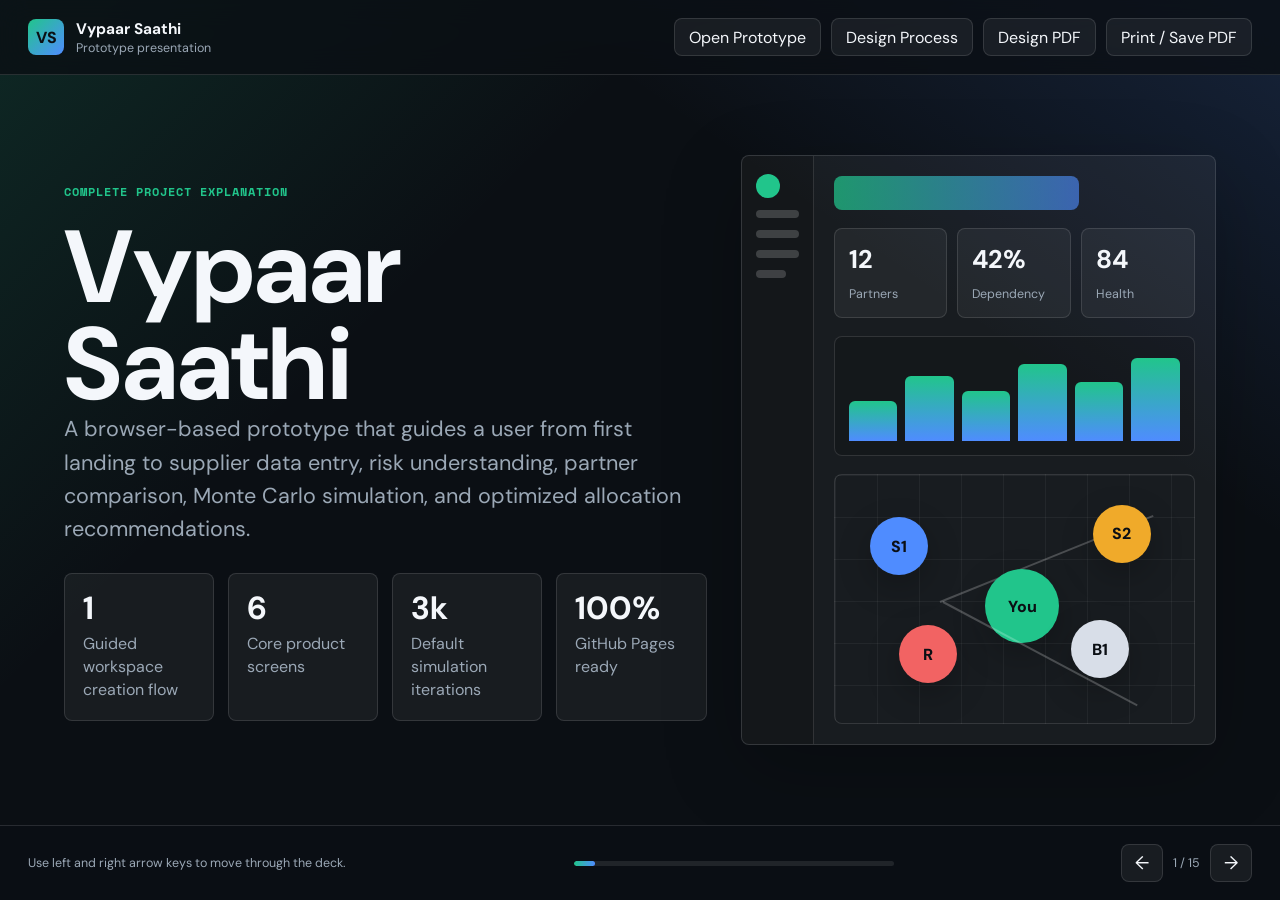
<file: presentation.html>
<!DOCTYPE html>
<html lang="en">
<head>
  <meta charset="UTF-8">
  <meta name="viewport" content="width=device-width, initial-scale=1.0">
  <title>Vypaar Saathi Presentation</title>
  <meta name="description" content="Browser presentation for the Vypaar Saathi prototype, covering user journey, technical architecture, analytics, and roadmap.">
  <link rel="preconnect" href="https://fonts.googleapis.com">
  <link rel="preconnect" href="https://fonts.gstatic.com" crossorigin>
  <link href="https://fonts.googleapis.com/css2?family=DM+Sans:wght@400;500;600;700;800&family=Space+Mono:wght@400;700&display=swap" rel="stylesheet">
  <style>
    :root {
      --bg: #0b0f14;
      --panel: #121923;
      --panel-soft: #172231;
      --text: #f4f7fb;
      --muted: #9ba8b6;
      --line: rgba(255, 255, 255, 0.12);
      --blue: #4f8cff;
      --green: #21c58b;
      --amber: #f0aa2a;
      --red: #f26363;
      --ink: #0b0f14;
      --font-sans: "DM Sans", sans-serif;
      --font-mono: "Space Mono", monospace;
    }

    * {
      box-sizing: border-box;
    }

    body {
      margin: 0;
      min-height: 100vh;
      overflow: hidden;
      color: var(--text);
      font-family: var(--font-sans);
      background:
        linear-gradient(135deg, rgba(33, 197, 139, 0.14), transparent 32%),
        linear-gradient(215deg, rgba(79, 140, 255, 0.16), transparent 30%),
        var(--bg);
    }

    button,
    a {
      font: inherit;
    }

    .deck-shell {
      height: 100vh;
      display: grid;
      grid-template-rows: auto 1fr auto;
    }

    .deck-topbar,
    .deck-footer {
      display: flex;
      align-items: center;
      justify-content: space-between;
      gap: 16px;
      padding: 18px 28px;
      border-color: var(--line);
      position: relative;
      z-index: 4;
    }

    .deck-topbar {
      border-bottom: 1px solid var(--line);
      background: rgba(11, 15, 20, 0.78);
      backdrop-filter: blur(14px);
    }

    .deck-footer {
      border-top: 1px solid var(--line);
      background: rgba(11, 15, 20, 0.72);
    }

    .brand {
      display: flex;
      align-items: center;
      gap: 12px;
      min-width: 0;
    }

    .brand-mark {
      width: 36px;
      height: 36px;
      display: grid;
      place-items: center;
      border-radius: 8px;
      background: linear-gradient(135deg, var(--green), var(--blue));
      color: var(--ink);
      font-weight: 800;
    }

    .brand-title {
      display: grid;
      gap: 1px;
    }

    .brand-title strong {
      font-size: 0.96rem;
      letter-spacing: 0;
    }

    .brand-title span,
    .deck-hint,
    .counter {
      color: var(--muted);
      font-size: 0.78rem;
    }

    .top-actions,
    .nav-actions {
      display: flex;
      align-items: center;
      gap: 10px;
      flex-wrap: wrap;
    }

    .link-button,
    .icon-button,
    .primary-button {
      min-height: 38px;
      border: 1px solid var(--line);
      border-radius: 8px;
      color: var(--text);
      background: rgba(255, 255, 255, 0.06);
      text-decoration: none;
      cursor: pointer;
      transition: transform 160ms ease, border-color 160ms ease, background 160ms ease;
    }

    .link-button,
    .primary-button {
      display: inline-flex;
      align-items: center;
      justify-content: center;
      padding: 0 14px;
      white-space: nowrap;
    }

    .icon-button {
      width: 42px;
      font-size: 1.15rem;
    }

    .primary-button {
      background: var(--green);
      color: var(--ink);
      border-color: var(--green);
      font-weight: 800;
    }

    .link-button:hover,
    .icon-button:hover,
    .primary-button:hover {
      transform: translateY(-1px);
      border-color: rgba(255, 255, 255, 0.3);
    }

    .progress-track {
      height: 5px;
      width: min(320px, 28vw);
      overflow: hidden;
      border-radius: 999px;
      background: rgba(255, 255, 255, 0.09);
    }

    .progress-fill {
      height: 100%;
      width: 8%;
      border-radius: inherit;
      background: linear-gradient(90deg, var(--green), var(--blue));
      transition: width 240ms ease;
    }

    .slides {
      position: relative;
      overflow: hidden;
    }

    .slide {
      position: absolute;
      inset: 0;
      display: grid;
      align-content: center;
      gap: 28px;
      padding: clamp(28px, 5vw, 68px);
      opacity: 0;
      pointer-events: none;
      transform: translateX(42px);
      transition: opacity 220ms ease, transform 220ms ease;
    }

    .slide.active {
      opacity: 1;
      pointer-events: auto;
      transform: translateX(0);
    }

    .slide-inner {
      width: min(1180px, 100%);
      margin: 0 auto;
    }

    .eyebrow {
      display: inline-flex;
      align-items: center;
      gap: 8px;
      color: var(--green);
      font-family: var(--font-mono);
      font-size: 0.78rem;
      font-weight: 700;
      text-transform: uppercase;
      letter-spacing: 0.08em;
      margin-bottom: 18px;
    }

    h1,
    h2,
    h3,
    p {
      margin: 0;
    }

    h1 {
      max-width: 980px;
      font-size: clamp(3.2rem, 8vw, 7rem);
      line-height: 0.95;
      letter-spacing: 0;
    }

    h2 {
      max-width: 940px;
      font-size: clamp(2.3rem, 5vw, 4.8rem);
      line-height: 1;
      letter-spacing: 0;
      margin-bottom: 18px;
    }

    h3 {
      font-size: 1.12rem;
      margin-bottom: 8px;
    }

    .lead {
      max-width: 820px;
      color: var(--muted);
      font-size: clamp(1.05rem, 2vw, 1.35rem);
      line-height: 1.55;
    }

    .split {
      display: grid;
      grid-template-columns: minmax(0, 1fr) minmax(320px, 0.8fr);
      gap: 36px;
      align-items: center;
    }

    .grid-2,
    .grid-3,
    .grid-4 {
      display: grid;
      gap: 14px;
      margin-top: 26px;
    }

    .grid-2 {
      grid-template-columns: repeat(2, minmax(0, 1fr));
    }

    .grid-3 {
      grid-template-columns: repeat(3, minmax(0, 1fr));
    }

    .grid-4 {
      grid-template-columns: repeat(4, minmax(0, 1fr));
    }

    .panel,
    .metric,
    .step,
    .file-row,
    .data-pill {
      border: 1px solid var(--line);
      border-radius: 8px;
      background: rgba(255, 255, 255, 0.055);
    }

    .panel,
    .step {
      padding: 20px;
    }

    .metric {
      padding: 18px;
      min-height: 118px;
    }

    .metric strong {
      display: block;
      font-size: 2rem;
      line-height: 1;
      margin-bottom: 8px;
    }

    .metric span,
    .step p,
    .panel p,
    .file-row span,
    .data-pill span {
      color: var(--muted);
      line-height: 1.45;
    }

    .workflow {
      display: grid;
      grid-template-columns: repeat(5, minmax(0, 1fr));
      gap: 10px;
      margin-top: 30px;
    }

    .step {
      min-height: 150px;
      display: grid;
      align-content: start;
      gap: 12px;
    }

    .step-number,
    .tag {
      display: inline-grid;
      place-items: center;
      width: fit-content;
      min-width: 32px;
      height: 32px;
      padding: 0 10px;
      border-radius: 999px;
      background: rgba(33, 197, 139, 0.16);
      color: var(--green);
      font-family: var(--font-mono);
      font-weight: 700;
      font-size: 0.78rem;
    }

    .tag.blue {
      background: rgba(79, 140, 255, 0.16);
      color: var(--blue);
    }

    .tag.amber {
      background: rgba(240, 170, 42, 0.18);
      color: var(--amber);
    }

    .tag.red {
      background: rgba(242, 99, 99, 0.16);
      color: var(--red);
    }

    .data-cloud {
      display: flex;
      flex-wrap: wrap;
      gap: 10px;
      margin-top: 28px;
    }

    .data-pill {
      padding: 12px 14px;
    }

    .architecture {
      display: grid;
      grid-template-columns: 1fr auto 1fr auto 1fr;
      gap: 12px;
      align-items: stretch;
      margin-top: 30px;
    }

    .architecture .panel {
      min-height: 160px;
    }

    .arrow-block {
      display: grid;
      place-items: center;
      color: var(--blue);
      font-size: 1.7rem;
    }

    .file-list {
      display: grid;
      gap: 10px;
      margin-top: 24px;
    }

    .file-row {
      display: flex;
      justify-content: space-between;
      gap: 14px;
      padding: 14px;
    }

    .file-row code {
      color: var(--green);
      font-family: var(--font-mono);
    }

    .formula {
      display: grid;
      gap: 12px;
      margin-top: 24px;
    }

    .formula-row {
      display: grid;
      grid-template-columns: 190px 1fr;
      gap: 12px;
      align-items: center;
      padding: 14px 0;
      border-bottom: 1px solid var(--line);
    }

    .formula-row:last-child {
      border-bottom: none;
    }

    .formula-row strong {
      color: var(--green);
    }

    .roadmap {
      counter-reset: road;
      display: grid;
      grid-template-columns: repeat(2, minmax(0, 1fr));
      gap: 14px;
      margin-top: 26px;
    }

    .roadmap .panel::before {
      counter-increment: road;
      content: counter(road, decimal-leading-zero);
      display: block;
      color: var(--blue);
      font-family: var(--font-mono);
      font-weight: 700;
      margin-bottom: 10px;
    }

    .quote-panel {
      max-width: 900px;
      padding: 28px;
      border-left: 5px solid var(--green);
      background: rgba(255, 255, 255, 0.055);
    }

    .quote-panel p {
      color: var(--text);
      font-size: clamp(1.25rem, 3vw, 2.2rem);
      line-height: 1.25;
      font-weight: 700;
    }

    .hero-layout {
      display: grid;
      grid-template-columns: minmax(0, 1fr) minmax(360px, 0.74fr);
      gap: 34px;
      align-items: center;
    }

    .product-stage,
    .screen-wall,
    .visual-stack,
    .allocation-board,
    .process-board,
    .doc-board {
      border: 1px solid var(--line);
      border-radius: 8px;
      background: rgba(255, 255, 255, 0.055);
      box-shadow: 0 24px 80px rgba(0, 0, 0, 0.22);
    }

    .product-stage {
      display: grid;
      grid-template-columns: 72px 1fr;
      min-height: 420px;
      overflow: hidden;
    }

    .mini-sidebar {
      display: grid;
      align-content: start;
      gap: 12px;
      padding: 18px 14px;
      border-right: 1px solid var(--line);
      background: rgba(0, 0, 0, 0.18);
    }

    .mini-dot,
    .map-node {
      width: 24px;
      height: 24px;
      border-radius: 50%;
      background: var(--green);
    }

    .mini-line {
      height: 8px;
      border-radius: 999px;
      background: rgba(255, 255, 255, 0.18);
    }

    .mini-screen {
      padding: 20px;
      display: grid;
      gap: 18px;
      align-content: start;
    }

    .mini-title {
      height: 34px;
      width: 68%;
      border-radius: 8px;
      background: linear-gradient(90deg, rgba(33, 197, 139, 0.72), rgba(79, 140, 255, 0.62));
    }

    .mock-kpi-row {
      display: grid;
      grid-template-columns: repeat(3, 1fr);
      gap: 10px;
    }

    .mock-kpi {
      min-height: 82px;
      padding: 14px;
      border: 1px solid var(--line);
      border-radius: 8px;
      background: rgba(255, 255, 255, 0.05);
    }

    .mock-kpi strong {
      display: block;
      font-size: 1.6rem;
      margin-bottom: 6px;
    }

    .mock-kpi span {
      color: var(--muted);
      font-size: 0.78rem;
    }

    .mock-chart {
      height: 120px;
      display: flex;
      align-items: end;
      gap: 8px;
      padding: 14px;
      border: 1px solid var(--line);
      border-radius: 8px;
      background: rgba(0, 0, 0, 0.14);
    }

    .mock-chart span,
    .histogram span {
      flex: 1;
      min-width: 10px;
      border-radius: 6px 6px 0 0;
      background: linear-gradient(180deg, var(--green), var(--blue));
    }

    .network-visual {
      position: relative;
      min-height: 250px;
      border: 1px solid var(--line);
      border-radius: 8px;
      background:
        linear-gradient(rgba(255, 255, 255, 0.05) 1px, transparent 1px),
        linear-gradient(90deg, rgba(255, 255, 255, 0.05) 1px, transparent 1px);
      background-size: 42px 42px;
      overflow: hidden;
    }

    .network-visual::before,
    .network-visual::after {
      content: "";
      position: absolute;
      height: 2px;
      transform-origin: left center;
      background: rgba(255, 255, 255, 0.22);
    }

    .network-visual::before {
      width: 230px;
      left: 105px;
      top: 126px;
      transform: rotate(-22deg);
    }

    .network-visual::after {
      width: 220px;
      left: 108px;
      top: 126px;
      transform: rotate(28deg);
    }

    .map-node {
      position: absolute;
      display: grid;
      place-items: center;
      width: 58px;
      height: 58px;
      color: var(--ink);
      font-weight: 800;
      box-shadow: 0 12px 34px rgba(0, 0, 0, 0.24);
    }

    .map-node.main {
      left: 42%;
      top: 38%;
      width: 74px;
      height: 74px;
      background: var(--green);
    }

    .map-node.one {
      left: 10%;
      top: 17%;
      background: var(--blue);
    }

    .map-node.two {
      right: 12%;
      top: 12%;
      background: var(--amber);
    }

    .map-node.three {
      left: 18%;
      bottom: 16%;
      background: var(--red);
    }

    .map-node.four {
      right: 18%;
      bottom: 18%;
      background: #d8dee8;
    }

    .journey-ribbon {
      display: grid;
      grid-template-columns: repeat(5, 1fr);
      gap: 0;
      margin-top: 30px;
      border: 1px solid var(--line);
      border-radius: 8px;
      overflow: hidden;
    }

    .ribbon-step {
      min-height: 170px;
      padding: 20px;
      border-right: 1px solid var(--line);
      background: rgba(255, 255, 255, 0.045);
    }

    .ribbon-step:last-child {
      border-right: 0;
    }

    .ribbon-step strong {
      display: block;
      font-size: 1.05rem;
      margin: 12px 0 8px;
    }

    .ribbon-step span:last-child {
      color: var(--muted);
      line-height: 1.45;
    }

    .process-board {
      display: grid;
      grid-template-columns: repeat(4, 1fr);
      gap: 1px;
      overflow: hidden;
      margin-top: 28px;
      background: var(--line);
    }

    .process-card {
      padding: 22px;
      min-height: 190px;
      background: rgba(18, 25, 35, 0.96);
    }

    .process-card h3,
    .doc-card h3 {
      margin-top: 14px;
    }

    .process-card p,
    .doc-card p {
      color: var(--muted);
      line-height: 1.45;
    }

    .data-board {
      display: grid;
      grid-template-columns: 0.9fr 1fr;
      gap: 16px;
      margin-top: 28px;
    }

    .data-list {
      display: grid;
      gap: 10px;
    }

    .data-row {
      display: grid;
      grid-template-columns: 140px 1fr;
      gap: 12px;
      padding: 13px;
      border: 1px solid var(--line);
      border-radius: 8px;
      background: rgba(255, 255, 255, 0.05);
    }

    .data-row strong {
      color: var(--green);
    }

    .data-row span {
      color: var(--muted);
    }

    .screen-wall {
      display: grid;
      grid-template-columns: repeat(3, 1fr);
      gap: 12px;
      padding: 16px;
      margin-top: 28px;
    }

    .screen-tile {
      min-height: 132px;
      display: grid;
      align-content: space-between;
      padding: 14px;
      border: 1px solid var(--line);
      border-radius: 8px;
      background: rgba(0, 0, 0, 0.14);
    }

    .screen-bars {
      display: flex;
      align-items: end;
      gap: 6px;
      height: 44px;
    }

    .screen-bars span {
      width: 100%;
      border-radius: 4px 4px 0 0;
      background: var(--blue);
      opacity: 0.86;
    }

    .histogram {
      height: 180px;
      display: flex;
      align-items: end;
      gap: 8px;
      padding: 18px;
      border: 1px solid var(--line);
      border-radius: 8px;
      background: rgba(0, 0, 0, 0.14);
      margin-top: 18px;
    }

    .allocation-board {
      padding: 20px;
      margin-top: 28px;
    }

    .allocation-row {
      display: grid;
      grid-template-columns: 150px 1fr 56px;
      align-items: center;
      gap: 12px;
      padding: 12px 0;
      border-bottom: 1px solid var(--line);
    }

    .allocation-row:last-child {
      border-bottom: 0;
    }

    .allocation-bar {
      height: 16px;
      border-radius: 999px;
      background: rgba(255, 255, 255, 0.08);
      overflow: hidden;
    }

    .allocation-bar span {
      display: block;
      height: 100%;
      border-radius: inherit;
      background: linear-gradient(90deg, var(--green), var(--blue));
    }

    .doc-board {
      display: grid;
      grid-template-columns: repeat(3, 1fr);
      gap: 1px;
      overflow: hidden;
      margin-top: 28px;
      background: var(--line);
    }

    .doc-card {
      min-height: 190px;
      padding: 22px;
      background: rgba(18, 25, 35, 0.96);
    }

    .mini-note {
      margin-top: 18px;
      color: var(--muted);
      font-size: 0.92rem;
    }

    @media (max-width: 920px) {
      body {
        overflow: auto;
      }

      .deck-shell {
        min-height: 100vh;
        height: auto;
      }

      .slides {
        min-height: 760px;
      }

      .slide {
        min-height: 760px;
        padding: 28px 18px;
      }

      .split,
      .hero-layout,
      .grid-2,
      .grid-3,
      .grid-4,
      .workflow,
      .architecture,
      .roadmap,
      .journey-ribbon,
      .process-board,
      .data-board,
      .screen-wall,
      .doc-board {
        grid-template-columns: 1fr;
      }

      .arrow-block {
        display: none;
      }

      .product-stage {
        grid-template-columns: 1fr;
      }

      .mini-sidebar {
        display: none;
      }

      .deck-hint,
      .progress-track {
        display: none;
      }

      .deck-topbar,
      .deck-footer {
        padding: 14px 16px;
      }

      .brand-title span,
      .top-actions .link-button {
        display: none;
      }

      .file-row,
      .formula-row {
        grid-template-columns: 1fr;
        display: grid;
      }
    }

    @media print {
      body {
        overflow: visible;
        background: white;
        color: #111827;
      }

      .deck-topbar,
      .deck-footer {
        display: none;
      }

      .deck-shell,
      .slides {
        display: block;
        height: auto;
      }

      .slide {
        position: relative;
        inset: auto;
        min-height: 100vh;
        page-break-after: always;
        opacity: 1;
        transform: none;
        color: #111827;
        background: white;
      }
    }
  </style>
</head>
<body>
  <div class="deck-shell">
    <header class="deck-topbar">
      <div class="brand">
        <div class="brand-mark">VS</div>
        <div class="brand-title">
          <strong>Vypaar Saathi</strong>
          <span>Prototype presentation</span>
        </div>
      </div>
      <div class="top-actions">
        <a class="link-button" href="./index.html">Open Prototype</a>
        <a class="link-button" href="./docs/design-process.html">Design Process</a>
        <a class="link-button" href="./docs/design-process.pdf">Design PDF</a>
        <button class="link-button" type="button" id="print-deck">Print / Save PDF</button>
      </div>
    </header>

    <main class="slides" aria-live="polite">
      <section class="slide active">
        <div class="slide-inner hero-layout">
          <div>
            <span class="eyebrow">Complete project explanation</span>
            <h1>Vypaar Saathi</h1>
            <p class="lead">A browser-based prototype that guides a user from first landing to supplier data entry, risk understanding, partner comparison, Monte Carlo simulation, and optimized allocation recommendations.</p>
            <div class="grid-4">
              <div class="metric"><strong>1</strong><span>Guided workspace creation flow</span></div>
              <div class="metric"><strong>6</strong><span>Core product screens</span></div>
              <div class="metric"><strong>3k</strong><span>Default simulation iterations</span></div>
              <div class="metric"><strong>100%</strong><span>GitHub Pages ready</span></div>
            </div>
          </div>
          <div class="product-stage" aria-hidden="true">
            <div class="mini-sidebar">
              <div class="mini-dot"></div>
              <div class="mini-line"></div>
              <div class="mini-line"></div>
              <div class="mini-line"></div>
              <div class="mini-line" style="width: 70%;"></div>
            </div>
            <div class="mini-screen">
              <div class="mini-title"></div>
              <div class="mock-kpi-row">
                <div class="mock-kpi"><strong>12</strong><span>Partners</span></div>
                <div class="mock-kpi"><strong>42%</strong><span>Dependency</span></div>
                <div class="mock-kpi"><strong>84</strong><span>Health</span></div>
              </div>
              <div class="mock-chart">
                <span style="height: 45%;"></span>
                <span style="height: 72%;"></span>
                <span style="height: 56%;"></span>
                <span style="height: 86%;"></span>
                <span style="height: 66%;"></span>
                <span style="height: 92%;"></span>
              </div>
              <div class="network-visual">
                <div class="map-node main">You</div>
                <div class="map-node one">S1</div>
                <div class="map-node two">S2</div>
                <div class="map-node three">R</div>
                <div class="map-node four">B1</div>
              </div>
            </div>
          </div>
        </div>
      </section>

      <section class="slide">
        <div class="slide-inner split">
          <div>
            <span class="eyebrow">The problem</span>
            <h2>Most supplier decisions are made with partial visibility.</h2>
            <p class="lead">Small teams often know which supplier feels risky, but they do not have a simple way to connect dependency, reliability, lead time, disruption likelihood, and cost into one decision workflow.</p>
          </div>
          <div class="visual-stack">
            <div class="network-visual">
              <div class="map-node main">Me</div>
              <div class="map-node one">65%</div>
              <div class="map-node two">18%</div>
              <div class="map-node three">High</div>
              <div class="map-node four">New</div>
            </div>
            <div class="quote-panel" style="margin: 14px;">
              <p>The product turns supplier data into a next action: who to trust, where risk sits, and how work should be allocated.</p>
            </div>
          </div>
        </div>
      </section>

      <section class="slide">
        <div class="slide-inner">
          <span class="eyebrow">Target user</span>
          <h2>Built for a normal operator, not only an analyst.</h2>
          <div class="grid-3">
            <div class="panel">
              <span class="tag">Owner</span>
              <h3>Business owner</h3>
              <p>Needs a simple view of supplier dependence, immediate risks, and practical actions.</p>
            </div>
            <div class="panel">
              <span class="tag blue">Ops</span>
              <h3>Operations manager</h3>
              <p>Needs to understand lead times, recovery days, delivery reliability, and backup capacity.</p>
            </div>
            <div class="panel">
              <span class="tag amber">Buy</span>
              <h3>Procurement lead</h3>
              <p>Needs to compare suppliers, tune tradeoffs, and explain allocation decisions clearly.</p>
            </div>
          </div>
        </div>
      </section>

      <section class="slide">
        <div class="slide-inner">
          <span class="eyebrow">Design process</span>
          <h2>Designed by removing friction before adding sophistication.</h2>
          <p class="lead">The process focused on making the first user journey extremely simple while still preserving the data needed for real network optimization.</p>
          <div class="process-board">
            <div class="process-card"><span class="tag">01</span><h3>Discover</h3><p>Mapped what supplier teams need to know: dependency, reliability, disruption exposure, and next action.</p></div>
            <div class="process-card"><span class="tag blue">02</span><h3>Simplify</h3><p>Collapsed duplicate setup paths into one guided sign-up and moved deeper edits into Add Info.</p></div>
            <div class="process-card"><span class="tag amber">03</span><h3>Prototype</h3><p>Connected every input to visible outputs: KPIs, graph, comparison, simulation, and optimizer.</p></div>
            <div class="process-card"><span class="tag red">04</span><h3>Document</h3><p>Captured user journey, technical working, and design rationale so the project can be explained and extended.</p></div>
          </div>
        </div>
      </section>

      <section class="slide">
        <div class="slide-inner">
          <span class="eyebrow">User journey</span>
          <h2>One clear path from landing to decision.</h2>
          <div class="journey-ribbon">
            <div class="ribbon-step"><span class="step-number">1</span><strong>Landing</strong><span>User starts from a simple showcase page and creates a workspace.</span></div>
            <div class="ribbon-step"><span class="step-number">2</span><strong>Sign up</strong><span>One-question-at-a-time flow collects only essential business context.</span></div>
            <div class="ribbon-step"><span class="step-number">3</span><strong>Add info</strong><span>User enters suppliers, buyers, dependence, risk, cost, and recovery data.</span></div>
            <div class="ribbon-step"><span class="step-number">4</span><strong>Analyze</strong><span>Dashboard, map, risk, comparison, and simulation screens update from state.</span></div>
            <div class="ribbon-step"><span class="step-number">5</span><strong>Act</strong><span>Optimization recommends allocation changes with reasons and constraints.</span></div>
          </div>
        </div>
      </section>

      <section class="slide">
        <div class="slide-inner">
          <span class="eyebrow">Data collected</span>
          <h2>Every field exists because it supports a decision.</h2>
          <p class="lead">The prototype collects workspace context first, then partner-level operating data when the user is ready to add suppliers or buyers.</p>
          <div class="data-board">
            <div class="network-visual">
              <div class="map-node main">Profile</div>
              <div class="map-node one">Spend</div>
              <div class="map-node two">Risk</div>
              <div class="map-node three">Lead</div>
              <div class="map-node four">Trust</div>
            </div>
            <div class="data-list">
              <div class="data-row"><strong>Workspace</strong><span>Company, user role, critical category, annual spend, planning cycle, goal.</span></div>
              <div class="data-row"><strong>Partners</strong><span>Name, type, risk level, reliability score, relationship weight.</span></div>
              <div class="data-row"><strong>Operations</strong><span>Lead time, recovery days, disruption probability, capacity share.</span></div>
              <div class="data-row"><strong>Decision</strong><span>Cost index, switching cost, compliance score, sharing preference.</span></div>
            </div>
          </div>
        </div>
      </section>

      <section class="slide">
        <div class="slide-inner">
          <span class="eyebrow">Core features</span>
          <h2>The prototype is not just screens; inputs change outputs.</h2>
          <div class="screen-wall">
            <div class="screen-tile"><h3>Dashboard</h3><div class="screen-bars"><span style="height: 55%;"></span><span style="height: 76%;"></span><span style="height: 42%;"></span></div></div>
            <div class="screen-tile"><h3>Network map</h3><div class="screen-bars"><span style="height: 82%; background: var(--green);"></span><span style="height: 48%;"></span><span style="height: 68%; background: var(--amber);"></span></div></div>
            <div class="screen-tile"><h3>Add Info</h3><div class="screen-bars"><span style="height: 35%;"></span><span style="height: 55%;"></span><span style="height: 85%;"></span></div></div>
            <div class="screen-tile"><h3>Pick Best</h3><div class="screen-bars"><span style="height: 45%; background: var(--amber);"></span><span style="height: 90%; background: var(--green);"></span><span style="height: 62%;"></span></div></div>
            <div class="screen-tile"><h3>Problems</h3><div class="screen-bars"><span style="height: 86%; background: var(--red);"></span><span style="height: 50%; background: var(--amber);"></span><span style="height: 38%; background: var(--green);"></span></div></div>
            <div class="screen-tile"><h3>Best Plan</h3><div class="screen-bars"><span style="height: 70%; background: var(--green);"></span><span style="height: 58%;"></span><span style="height: 32%; background: var(--red);"></span></div></div>
          </div>
        </div>
      </section>

      <section class="slide">
        <div class="slide-inner">
          <span class="eyebrow">Technical architecture</span>
          <h2>A static single-page app with real client-side logic.</h2>
          <div class="architecture">
            <div class="panel"><span class="tag blue">HTML</span><h3>Interface shell</h3><p>All screens, forms, modals, and chart mounts live in `index.html`.</p></div>
            <div class="arrow-block">→</div>
            <div class="panel"><span class="tag">JS</span><h3>Runtime engine</h3><p>`app.js` controls state, rendering, navigation, simulation, and optimization.</p></div>
            <div class="arrow-block">→</div>
            <div class="panel"><span class="tag amber">Data</span><h3>Local state</h3><p>`data.js` seeds the model; `localStorage` persists user changes.</p></div>
          </div>
          <div class="file-list">
            <div class="file-row"><code>style.css</code><span>Design system, responsive layout, forms, graph, simulator, and optimizer styling.</span></div>
            <div class="file-row"><code>D3.js</code><span>Force-directed network graph with zoom, drag, and detail panel interactions.</span></div>
            <div class="file-row"><code>Chart.js</code><span>Trend, risk distribution, radar, timeline, and simulation distribution charts.</span></div>
          </div>
        </div>
      </section>

      <section class="slide">
        <div class="slide-inner">
          <span class="eyebrow">Analytics model</span>
          <h2>Risk is shown as uncertainty, not false certainty.</h2>
          <div class="grid-2">
            <div class="panel">
              <h3>Monte Carlo simulator</h3>
              <p>Runs scenario draws using planning horizon, iterations, demand volatility, recovery buffer, supplier weight, disruption probability, lead time, recovery days, and annual spend.</p>
              <div class="histogram" aria-hidden="true">
                <span style="height: 28%;"></span>
                <span style="height: 44%;"></span>
                <span style="height: 78%;"></span>
                <span style="height: 96%;"></span>
                <span style="height: 73%;"></span>
                <span style="height: 46%;"></span>
                <span style="height: 24%;"></span>
              </div>
              <div class="formula">
                <div class="formula-row"><strong>Stockout probability</strong><span>How often disruption pressure exceeds the buffer.</span></div>
                <div class="formula-row"><strong>Expected loss</strong><span>Average financial impact across scenarios.</span></div>
                <div class="formula-row"><strong>95th percentile</strong><span>Severe but plausible downside case.</span></div>
              </div>
            </div>
            <div class="panel">
              <h3>Comparison tool</h3>
              <p>Calculates weighted supplier scores from user-controlled priorities so tradeoffs stay visible.</p>
              <div class="formula">
                <div class="formula-row"><strong>Price</strong><span>Lower relative cost improves score.</span></div>
                <div class="formula-row"><strong>Reliability</strong><span>Supplier score and delivery consistency.</span></div>
                <div class="formula-row"><strong>Risk</strong><span>Penalty for high disruption or weak posture.</span></div>
              </div>
            </div>
          </div>
        </div>
      </section>

      <section class="slide">
        <div class="slide-inner">
          <span class="eyebrow">Optimization</span>
          <h2>The output is a practical allocation recommendation.</h2>
          <div class="grid-3">
            <div class="panel"><span class="tag">Score</span><h3>Supplier quality</h3><p>Category fit, reliability, delivery, quality, compliance, cyber, ESG, cost, lead time, disruption probability, and geo risk.</p></div>
            <div class="panel"><span class="tag blue">Limit</span><h3>Constraints</h3><p>Capacity share, maximum strategic share, high-risk cap, compliance cap, and continuity minimums.</p></div>
            <div class="panel"><span class="tag amber">Result</span><h3>Portfolio plan</h3><p>Recommended share per supplier, portfolio score, concentration reduction, and estimated cost or resilience impact.</p></div>
          </div>
          <div class="allocation-board">
            <div class="allocation-row"><strong>Nova Fabrication</strong><div class="allocation-bar"><span style="width: 34%;"></span></div><span>34%</span></div>
            <div class="allocation-row"><strong>Aurora Metals</strong><div class="allocation-bar"><span style="width: 28%;"></span></div><span>28%</span></div>
            <div class="allocation-row"><strong>Orion Precision</strong><div class="allocation-bar"><span style="width: 21%;"></span></div><span>21%</span></div>
            <div class="allocation-row"><strong>Risky Legacy</strong><div class="allocation-bar"><span style="width: 17%; background: var(--red);"></span></div><span>17%</span></div>
          </div>
        </div>
      </section>

      <section class="slide">
        <div class="slide-inner">
          <span class="eyebrow">Design principles</span>
          <h2>The interface is intentionally simple without reducing capability.</h2>
          <div class="grid-3">
            <div class="panel"><h3>Progressive disclosure</h3><p>Ask basics first, reveal deeper supplier fields only when needed.</p></div>
            <div class="panel"><h3>Immediate feedback</h3><p>Forms update charts, graph, checklist, recommendations, and optimizer outputs.</p></div>
            <div class="panel"><h3>Recognition over recall</h3><p>Plain labels and checklists make the next step visible.</p></div>
            <div class="panel"><h3>Explainability</h3><p>Recommendations include the reason and constraint behind each suggested share.</p></div>
            <div class="panel"><h3>Recoverability</h3><p>User can edit profile, reset workspace, and revise partner data.</p></div>
            <div class="panel"><h3>Trust</h3><p>Prototype analytics are labeled clearly and limits are documented.</p></div>
          </div>
        </div>
      </section>

      <section class="slide">
        <div class="slide-inner">
          <span class="eyebrow">Documentation package</span>
          <h2>The project now has separate narrative, technical, and design documentation.</h2>
          <div class="doc-board">
            <div class="doc-card"><span class="tag">UX</span><h3>User journey</h3><p>Explains the target user, data needs, journey map, design principles, and production path.</p></div>
            <div class="doc-card"><span class="tag blue">Tech</span><h3>Technical report</h3><p>Explains the app structure, state model, graph, comparison, simulation, and optimizer.</p></div>
            <div class="doc-card"><span class="tag amber">Design</span><h3>Design process</h3><p>Explains the design goals, heuristic decisions, content strategy, visual choices, and validation checklist.</p></div>
          </div>
        </div>
      </section>

      <section class="slide">
        <div class="slide-inner">
          <span class="eyebrow">Deployment</span>
          <h2>Published as a public GitHub Pages prototype.</h2>
          <div class="grid-2">
            <div class="panel">
              <h3>Live app</h3>
              <p><a class="link-button" href="https://kshlgrg.github.io/supplier-network-prototype/">Open GitHub Pages site</a></p>
              <p class="mini-note">The app is static, so anyone can open it without a backend account.</p>
            </div>
            <div class="panel">
              <h3>Repository</h3>
              <p><a class="link-button" href="https://github.com/kshlgrg/supplier-network-prototype">Open source repo</a></p>
              <p class="mini-note">The workflow deploys from `main` using GitHub Actions.</p>
            </div>
            <div class="panel">
              <h3>Design process</h3>
              <p><a class="link-button" href="./docs/design-process.html">Open design documentation</a></p>
              <p class="mini-note">Documents how the simplified guided experience was designed.</p>
            </div>
            <div class="panel">
              <h3>Printable PDF</h3>
              <p><a class="link-button" href="./docs/design-process.pdf">Open design PDF</a></p>
              <p class="mini-note">Generated from the visual HTML documentation with print styling.</p>
            </div>
          </div>
        </div>
      </section>

      <section class="slide">
        <div class="slide-inner">
          <span class="eyebrow">Production roadmap</span>
          <h2>The next step is turning the prototype into a real operating system.</h2>
          <div class="roadmap">
            <div class="panel"><h3>Backend and accounts</h3><p>Organizations, users, roles, permissions, and database-backed supplier records.</p></div>
            <div class="panel"><h3>Imports and audit trail</h3><p>CSV/XLSX supplier master import, event history, and review logs.</p></div>
            <div class="panel"><h3>Risk integrations</h3><p>Sanctions, financial health, ESG, cyber posture, delivery history, and logistics data.</p></div>
            <div class="panel"><h3>Advanced optimization</h3><p>Replace greedy allocation with linear or mixed-integer optimization and saved scenarios.</p></div>
            <div class="panel"><h3>Calibrated simulation</h3><p>Fit Monte Carlo assumptions to actual delivery, demand, quality, and disruption records.</p></div>
            <div class="panel"><h3>Exportable reports</h3><p>Board-ready PDF, procurement review pack, and scenario comparison export.</p></div>
          </div>
        </div>
      </section>

      <section class="slide">
        <div class="slide-inner">
          <span class="eyebrow">Closing summary</span>
          <h2>The prototype proves the full product story.</h2>
          <p class="lead">A user can land, create a workspace, enter supplier data, see risk, compare options, simulate uncertainty, and receive an allocation recommendation. The current version is static, but the product logic and journey are ready for a backend-backed pilot.</p>
          <div class="grid-3">
            <div class="metric"><strong>Simple</strong><span>One guided journey for new users.</span></div>
            <div class="metric"><strong>Useful</strong><span>Data entry produces visible downstream results.</span></div>
            <div class="metric"><strong>Expandable</strong><span>Architecture can evolve into a production platform.</span></div>
          </div>
        </div>
      </section>
    </main>

    <footer class="deck-footer">
      <div class="deck-hint">Use left and right arrow keys to move through the deck.</div>
      <div class="progress-track" aria-hidden="true"><div class="progress-fill" id="progress-fill"></div></div>
      <div class="nav-actions">
        <button class="icon-button" type="button" id="prev-slide" aria-label="Previous slide">&larr;</button>
        <span class="counter" id="slide-counter">1 / 15</span>
        <button class="icon-button" type="button" id="next-slide" aria-label="Next slide">&rarr;</button>
      </div>
    </footer>
  </div>

  <script>
    const slides = Array.from(document.querySelectorAll(".slide"));
    const counter = document.getElementById("slide-counter");
    const progressFill = document.getElementById("progress-fill");
    let currentSlide = 0;

    function clampSlide(index) {
      return Math.max(0, Math.min(slides.length - 1, index));
    }

    function showSlide(index, updateHash = true) {
      currentSlide = clampSlide(index);
      slides.forEach((slide, slideIndex) => {
        slide.classList.toggle("active", slideIndex === currentSlide);
      });
      counter.textContent = `${currentSlide + 1} / ${slides.length}`;
      progressFill.style.width = `${((currentSlide + 1) / slides.length) * 100}%`;
      if (updateHash) {
        history.replaceState(null, "", `#slide-${currentSlide + 1}`);
      }
    }

    function moveSlide(direction) {
      showSlide(currentSlide + direction);
    }

    document.getElementById("next-slide").addEventListener("click", () => moveSlide(1));
    document.getElementById("prev-slide").addEventListener("click", () => moveSlide(-1));
    document.getElementById("print-deck").addEventListener("click", () => window.print());

    document.addEventListener("keydown", event => {
      if (event.key === "ArrowRight" || event.key === "PageDown" || event.key === " ") {
        event.preventDefault();
        moveSlide(1);
      }
      if (event.key === "ArrowLeft" || event.key === "PageUp") {
        event.preventDefault();
        moveSlide(-1);
      }
      if (event.key === "Home") {
        event.preventDefault();
        showSlide(0);
      }
      if (event.key === "End") {
        event.preventDefault();
        showSlide(slides.length - 1);
      }
    });

    const hashMatch = window.location.hash.match(/slide-(\d+)/);
    if (hashMatch) {
      showSlide(Number(hashMatch[1]) - 1, false);
    } else {
      showSlide(0, false);
    }
  </script>
</body>
</html>
</file>
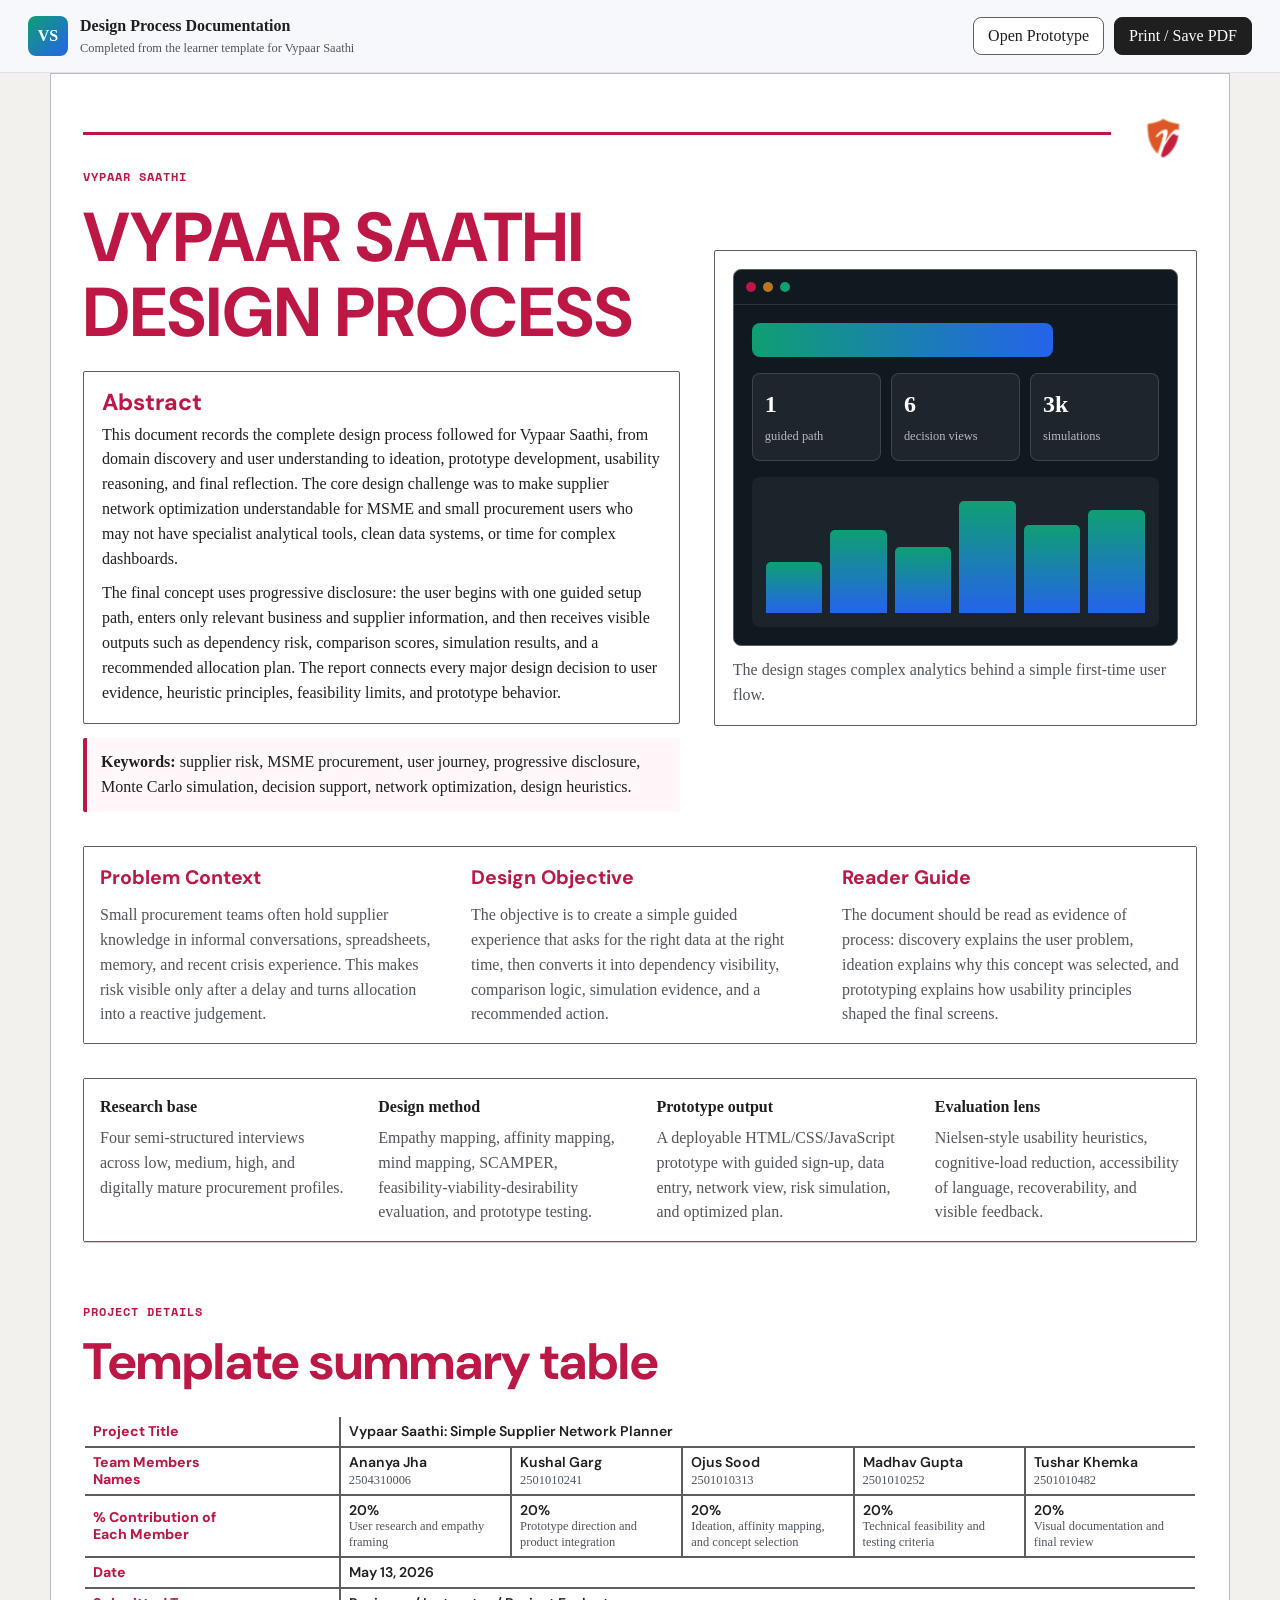
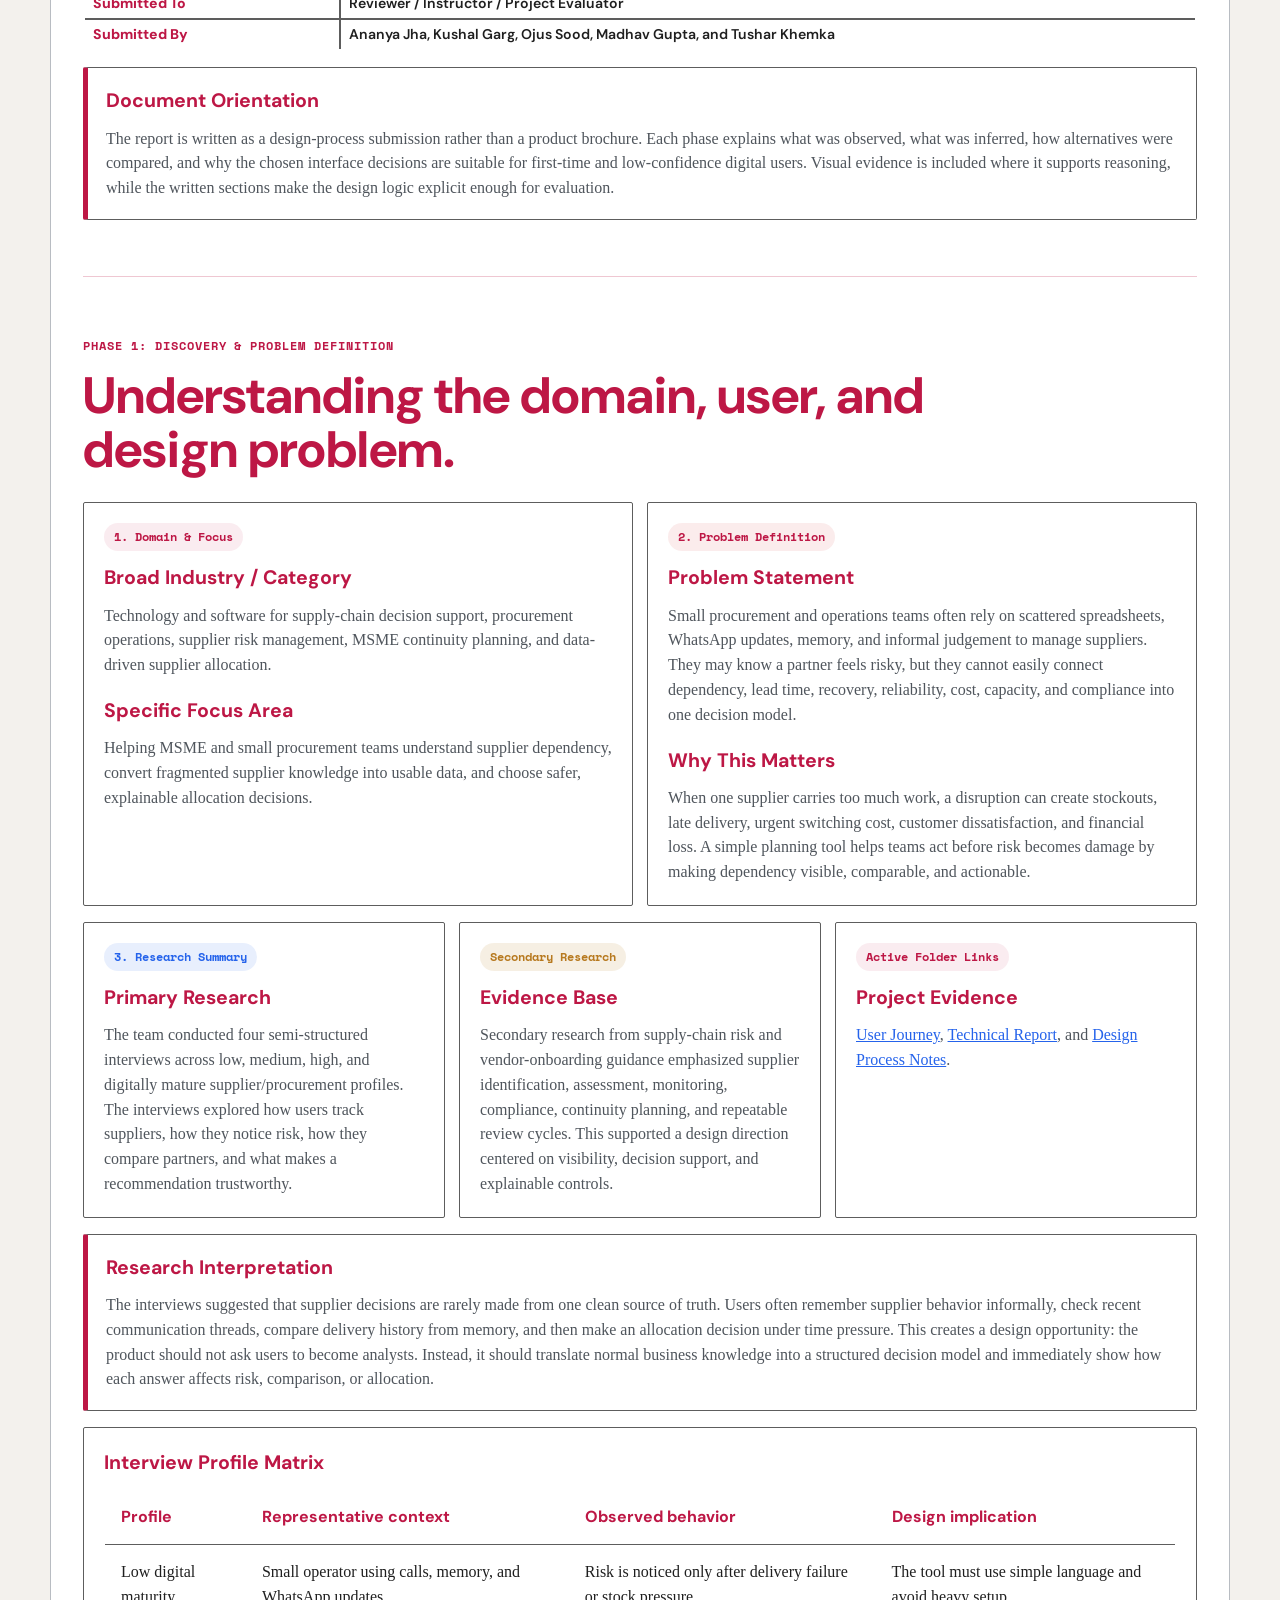
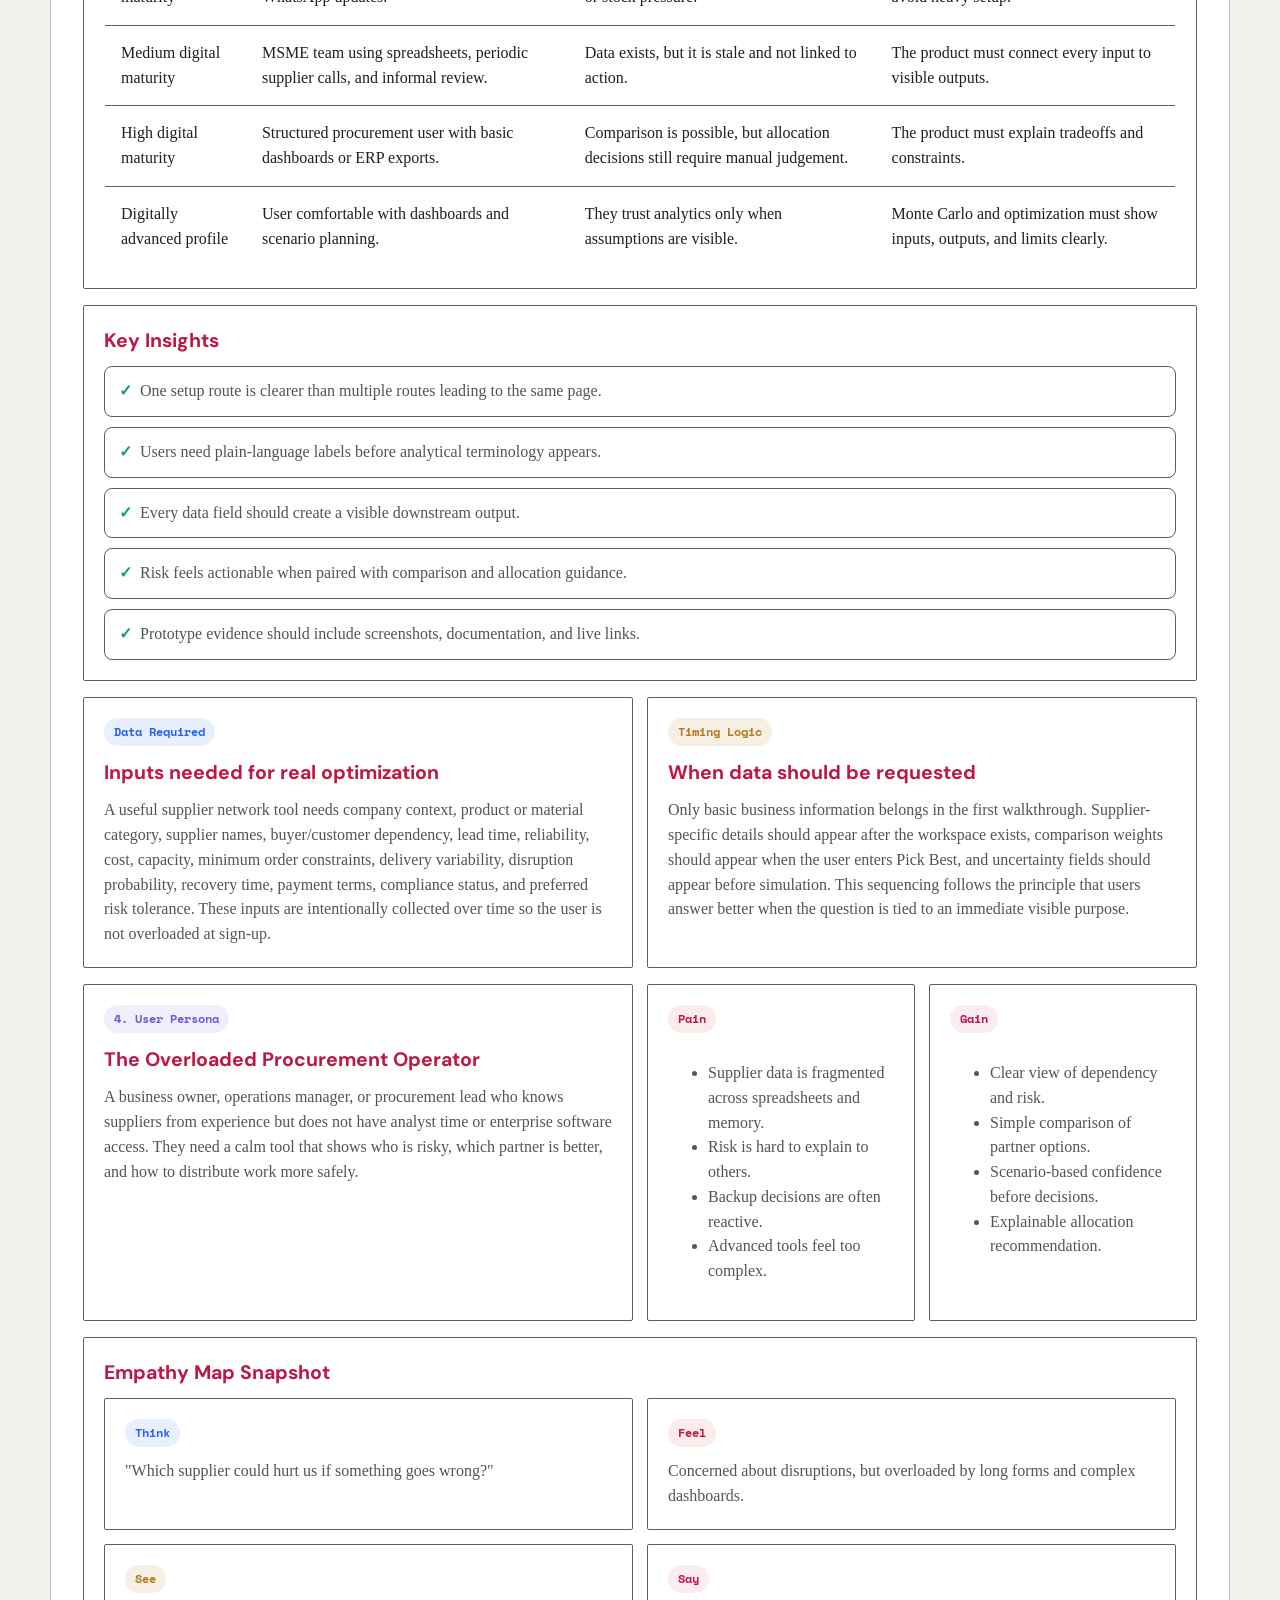
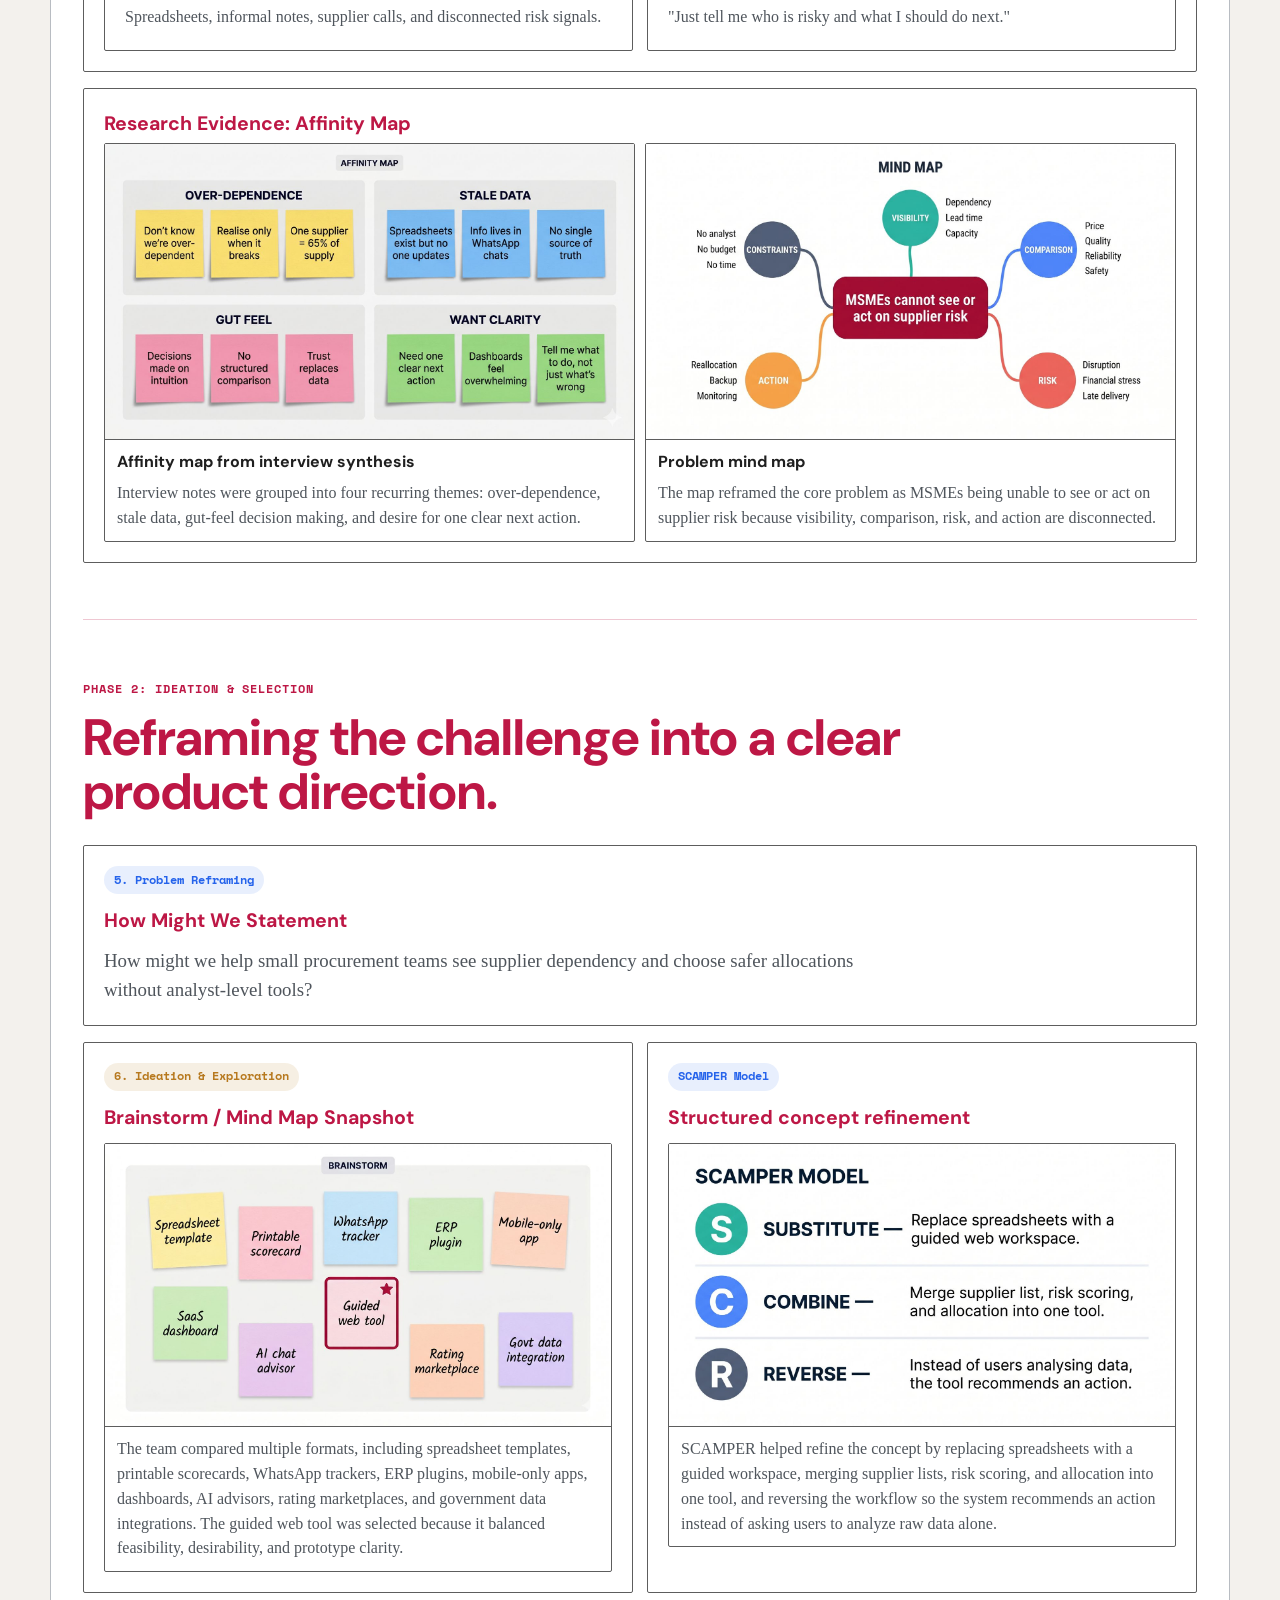
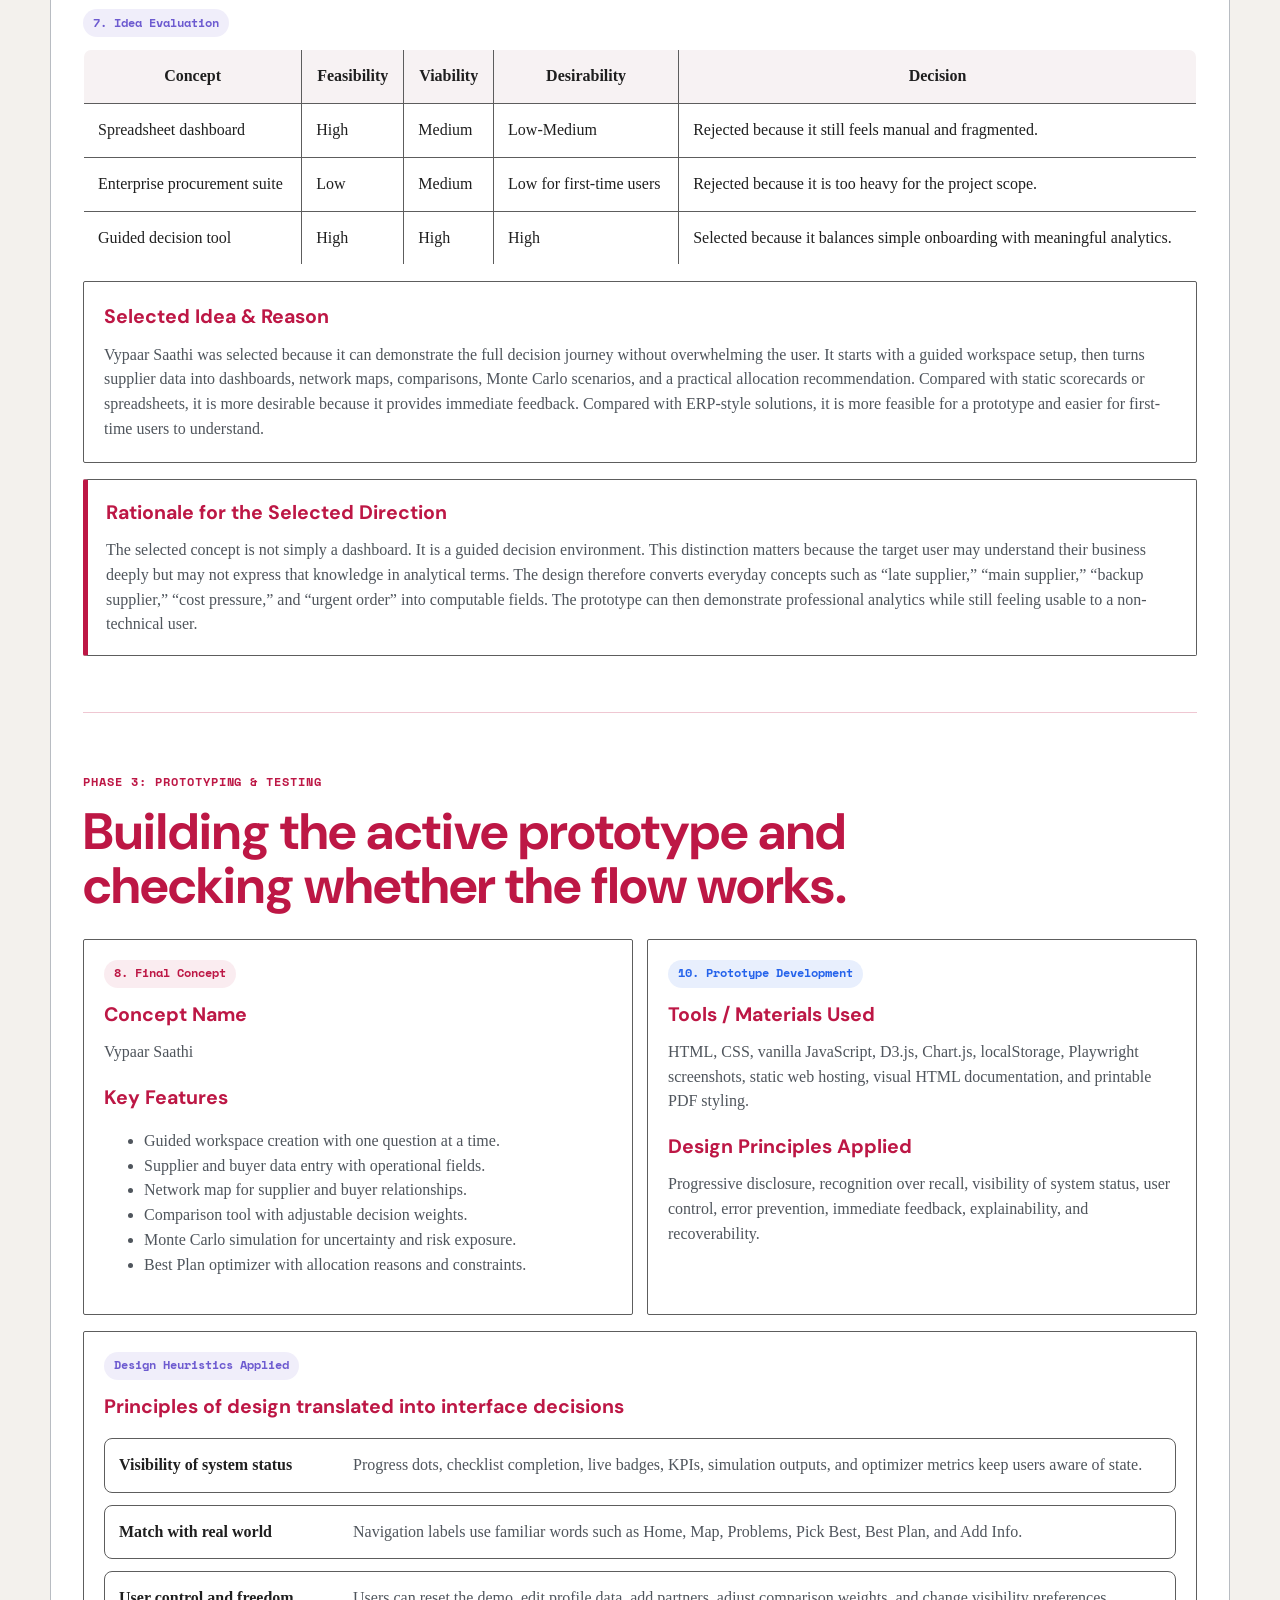
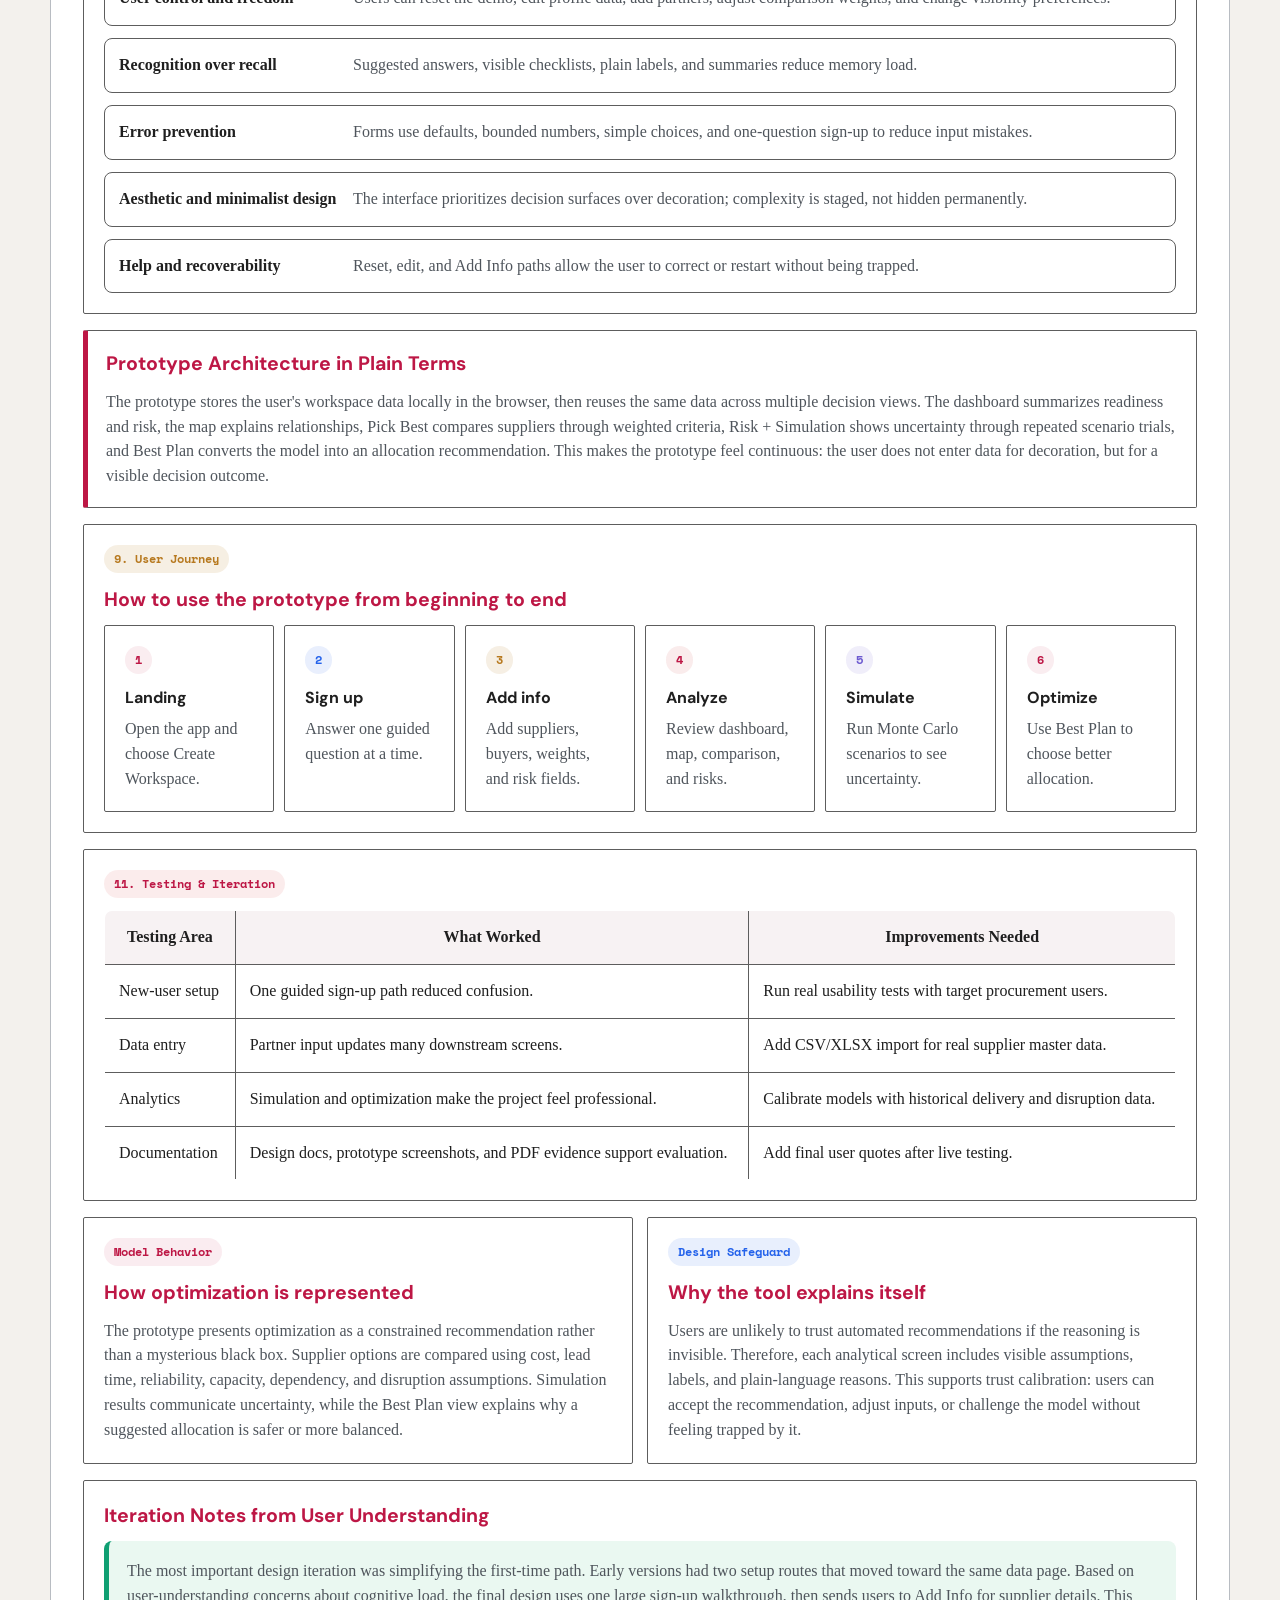
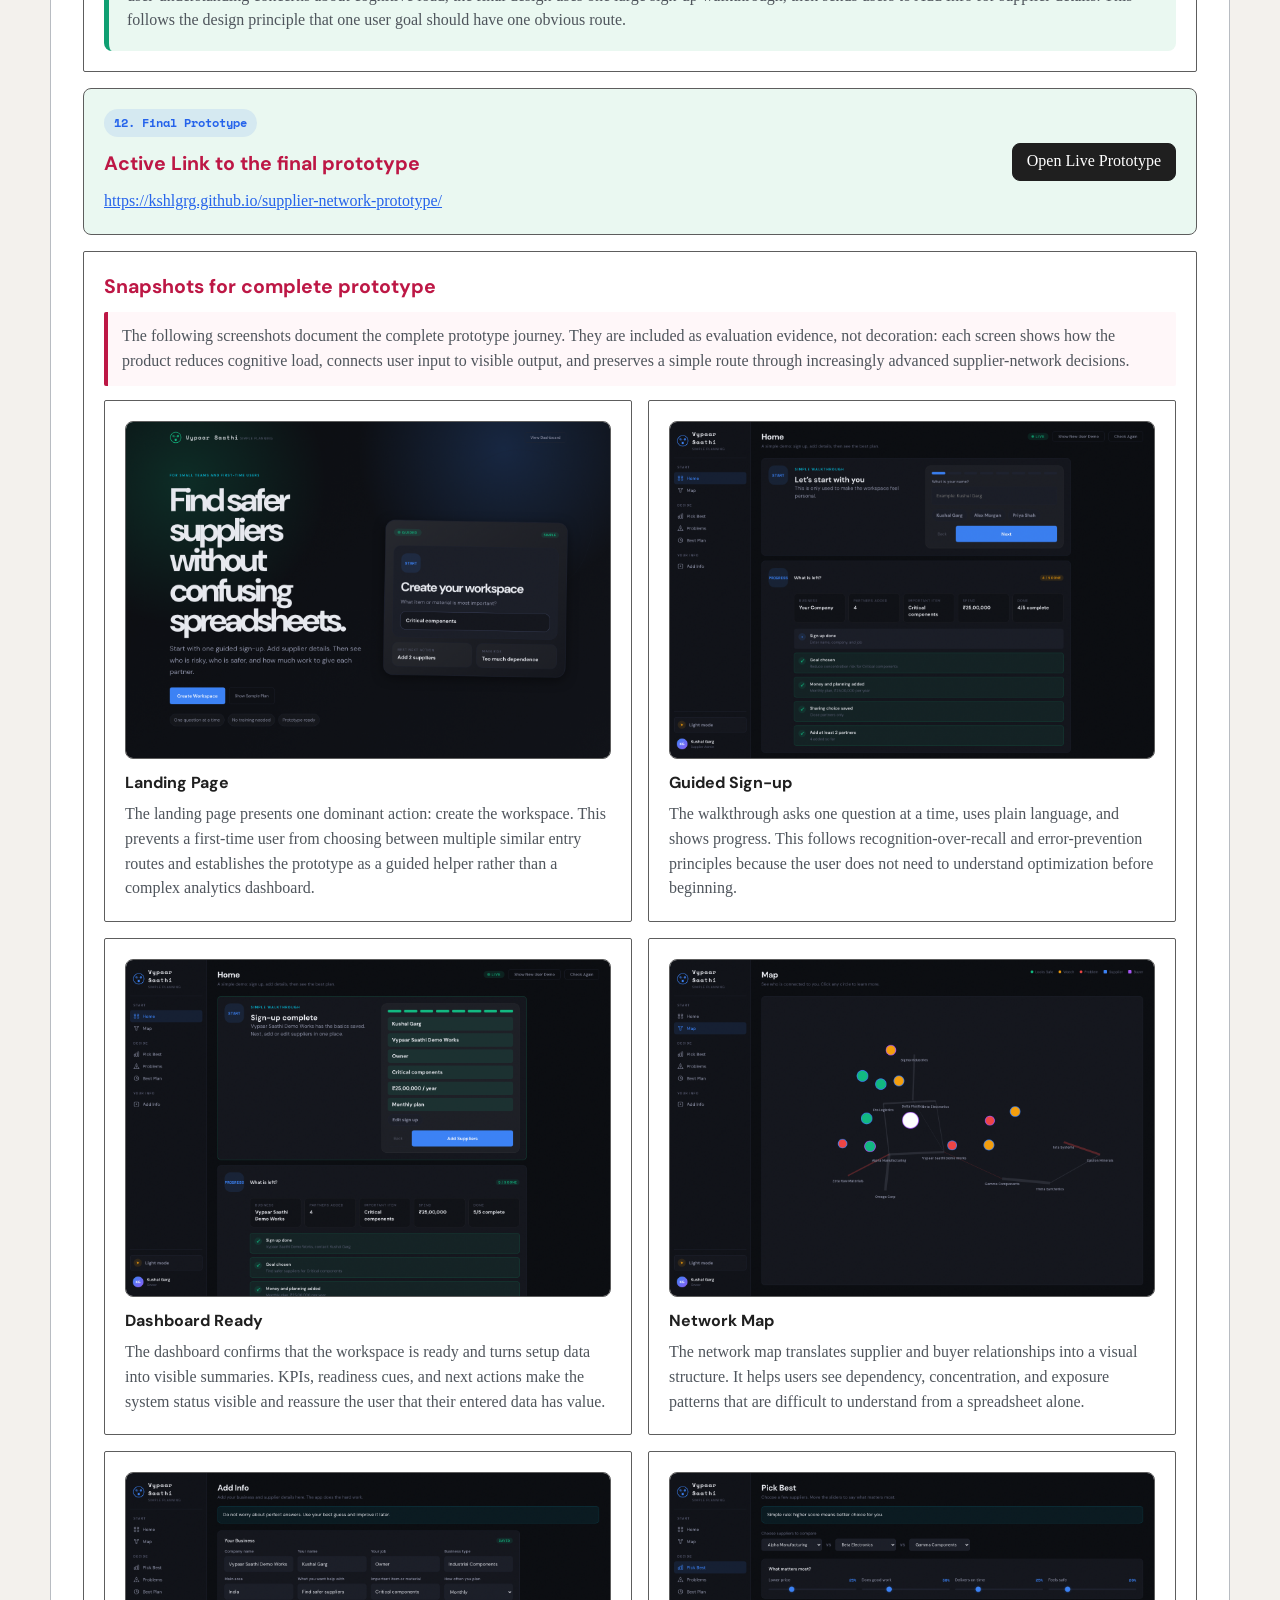
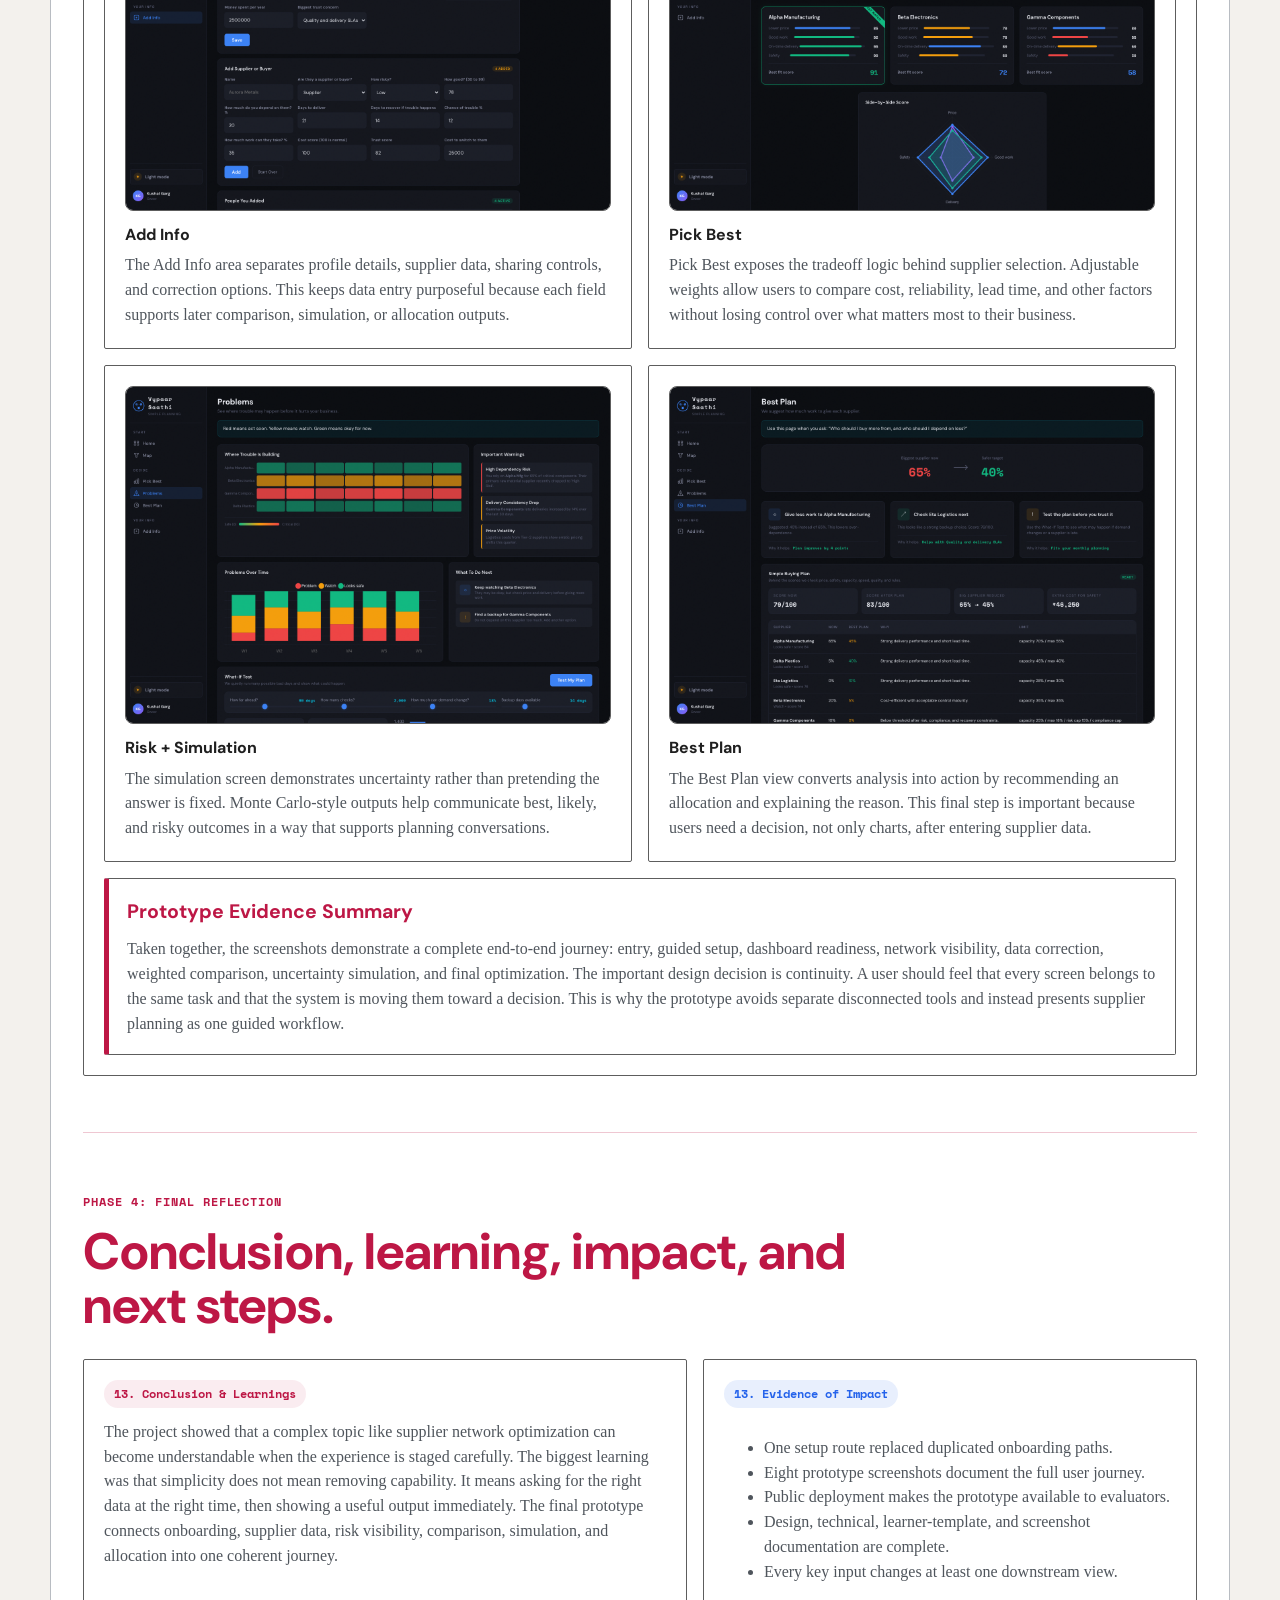
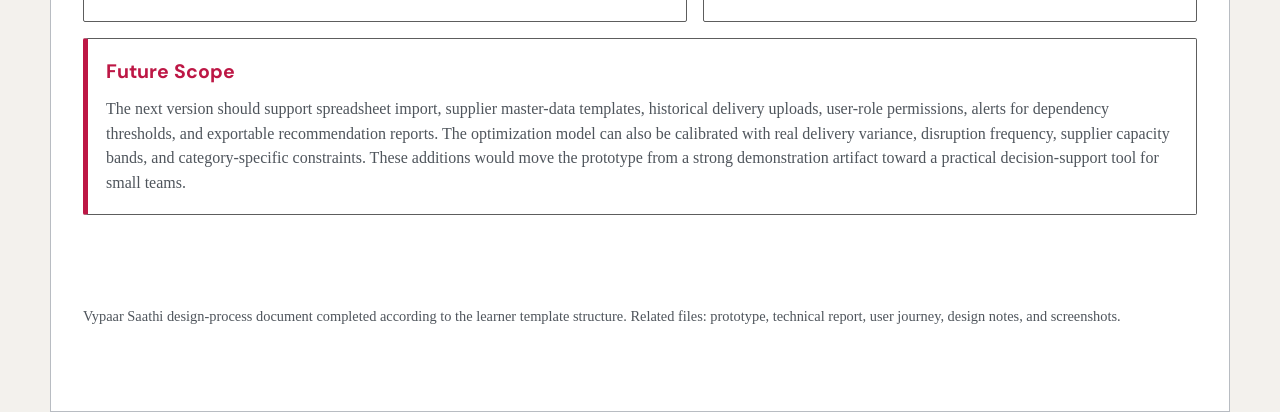
<file: docs/design-process-learner.html>
<!DOCTYPE html>
<html lang="en">
<head>
  <meta charset="UTF-8">
  <meta name="viewport" content="width=device-width, initial-scale=1.0">
  <title>Vypaar Saathi Design Process Documentation</title>
  <meta name="description" content="Design process documentation for the Vypaar Saathi prototype, completed according to the learner template structure.">
  <link rel="preconnect" href="https://fonts.googleapis.com">
  <link rel="preconnect" href="https://fonts.gstatic.com" crossorigin>
  <link href="https://fonts.googleapis.com/css2?family=DM+Sans:wght@400;500;600;700;800&family=Space+Mono:wght@400;700&display=swap" rel="stylesheet">
  <link rel="stylesheet" href="./design-process-learner.css">
</head>
<body>
  <header class="topbar">
    <div class="brand">
      <div class="brand-mark">VS</div>
      <div>
        <strong>Design Process Documentation</strong>
        <span>Completed from the learner template for Vypaar Saathi</span>
      </div>
    </div>
    <div class="actions">
      <a class="button" href="../index.html">Open Prototype</a>
      <button class="button primary" type="button" onclick="window.print()">Print / Save PDF</button>
    </div>
  </header>

  <main class="document">
    <section class="cover">
      <img class="template-logo" src="./design-assets/vypaar-saathi-logo.png" alt="Vypaar Saathi template logo">
      <div class="cover-copy">
        <span class="eyebrow">Vypaar Saathi</span>
        <h1>Vypaar Saathi Design Process</h1>
        <div class="abstract-card">
          <h2>Abstract</h2>
          <p>This document records the complete design process followed for Vypaar Saathi, from domain discovery and user understanding to ideation, prototype development, usability reasoning, and final reflection. The core design challenge was to make supplier network optimization understandable for MSME and small procurement users who may not have specialist analytical tools, clean data systems, or time for complex dashboards.</p>
          <p>The final concept uses progressive disclosure: the user begins with one guided setup path, enters only relevant business and supplier information, and then receives visible outputs such as dependency risk, comparison scores, simulation results, and a recommended allocation plan. The report connects every major design decision to user evidence, heuristic principles, feasibility limits, and prototype behavior.</p>
        </div>
        <p class="keywords"><strong>Keywords:</strong> supplier risk, MSME procurement, user journey, progressive disclosure, Monte Carlo simulation, decision support, network optimization, design heuristics.</p>
      </div>
      <div class="panel cover-visual">
        <div class="browser-frame" aria-label="Vypaar Saathi mock dashboard visual">
          <div class="browser-dots"><span></span><span></span><span></span></div>
          <div class="browser-body">
            <div class="mock-title"></div>
            <div class="mock-grid">
              <div class="mock-metric"><strong>1</strong><span>guided path</span></div>
              <div class="mock-metric"><strong>6</strong><span>decision views</span></div>
              <div class="mock-metric"><strong>3k</strong><span>simulations</span></div>
            </div>
            <div class="mock-bars">
              <span style="height: 42%;"></span>
              <span style="height: 68%;"></span>
              <span style="height: 54%;"></span>
              <span style="height: 92%;"></span>
              <span style="height: 72%;"></span>
              <span style="height: 84%;"></span>
            </div>
          </div>
        </div>
        <p class="caption" style="margin-top: 12px;">The design stages complex analytics behind a simple first-time user flow.</p>
      </div>
      <div class="cover-brief">
        <div>
          <h3>Problem Context</h3>
          <p>Small procurement teams often hold supplier knowledge in informal conversations, spreadsheets, memory, and recent crisis experience. This makes risk visible only after a delay and turns allocation into a reactive judgement.</p>
        </div>
        <div>
          <h3>Design Objective</h3>
          <p>The objective is to create a simple guided experience that asks for the right data at the right time, then converts it into dependency visibility, comparison logic, simulation evidence, and a recommended action.</p>
        </div>
        <div>
          <h3>Reader Guide</h3>
          <p>The document should be read as evidence of process: discovery explains the user problem, ideation explains why this concept was selected, and prototyping explains how usability principles shaped the final screens.</p>
        </div>
      </div>
      <div class="cover-summary">
        <div class="summary-item"><strong>Research base</strong><span>Four semi-structured interviews across low, medium, high, and digitally mature procurement profiles.</span></div>
        <div class="summary-item"><strong>Design method</strong><span>Empathy mapping, affinity mapping, mind mapping, SCAMPER, feasibility-viability-desirability evaluation, and prototype testing.</span></div>
        <div class="summary-item"><strong>Prototype output</strong><span>A deployable HTML/CSS/JavaScript prototype with guided sign-up, data entry, network view, risk simulation, and optimized plan.</span></div>
        <div class="summary-item"><strong>Evaluation lens</strong><span>Nielsen-style usability heuristics, cognitive-load reduction, accessibility of language, recoverability, and visible feedback.</span></div>
      </div>
    </section>

    <section class="phase" id="project-details">
      <div class="section-head">
        <span class="eyebrow">Project Details</span>
        <h2>Template summary table</h2>
      </div>
      <table class="project-table template-project-table" aria-label="Project details table following the learner template">
        <colgroup>
          <col class="template-label-col">
          <col><col><col><col><col>
        </colgroup>
        <tr>
          <th>Project Title</th>
          <td colspan="5">Vypaar Saathi: Simple Supplier Network Planner</td>
        </tr>
        <tr>
          <th>Team Members<br>Names</th>
          <td>Ananya Jha<br><span>2504310006</span></td>
          <td>Kushal Garg<br><span>2501010241</span></td>
          <td>Ojus Sood<br><span>2501010313</span></td>
          <td>Madhav Gupta<br><span>2501010252</span></td>
          <td>Tushar Khemka<br><span>2501010482</span></td>
        </tr>
        <tr>
          <th>% Contribution of<br>Each Member</th>
          <td>20%<br><span>User research and empathy framing</span></td>
          <td>20%<br><span>Prototype direction and product integration</span></td>
          <td>20%<br><span>Ideation, affinity mapping, and concept selection</span></td>
          <td>20%<br><span>Technical feasibility and testing criteria</span></td>
          <td>20%<br><span>Visual documentation and final review</span></td>
        </tr>
        <tr>
          <th>Date</th>
          <td colspan="5">May 13, 2026</td>
        </tr>
        <tr>
          <th>Submitted To</th>
          <td colspan="5">Reviewer / Instructor / Project Evaluator</td>
        </tr>
        <tr>
          <th>Submitted By</th>
          <td colspan="5">Ananya Jha, Kushal Garg, Ojus Sood, Madhav Gupta, and Tushar Khemka</td>
        </tr>
      </table>
      <div class="report-note" style="margin-top: 16px;">
        <h3>Document Orientation</h3>
        <p>The report is written as a design-process submission rather than a product brochure. Each phase explains what was observed, what was inferred, how alternatives were compared, and why the chosen interface decisions are suitable for first-time and low-confidence digital users. Visual evidence is included where it supports reasoning, while the written sections make the design logic explicit enough for evaluation.</p>
      </div>
    </section>

    <section class="phase" id="phase-1">
      <div class="section-head">
        <span class="eyebrow">Phase 1: Discovery & Problem Definition</span>
        <h2>Understanding the domain, user, and design problem.</h2>
      </div>

      <div class="grid-2">
        <div class="detail-card">
          <span class="tag">1. Domain & Focus</span>
          <h3>Broad Industry / Category</h3>
          <p>Technology and software for supply-chain decision support, procurement operations, supplier risk management, MSME continuity planning, and data-driven supplier allocation.</p>
          <h3 style="margin-top: 18px;">Specific Focus Area</h3>
          <p>Helping MSME and small procurement teams understand supplier dependency, convert fragmented supplier knowledge into usable data, and choose safer, explainable allocation decisions.</p>
        </div>
        <div class="detail-card">
          <span class="tag red">2. Problem Definition</span>
          <h3>Problem Statement</h3>
          <p>Small procurement and operations teams often rely on scattered spreadsheets, WhatsApp updates, memory, and informal judgement to manage suppliers. They may know a partner feels risky, but they cannot easily connect dependency, lead time, recovery, reliability, cost, capacity, and compliance into one decision model.</p>
          <h3 style="margin-top: 18px;">Why This Matters</h3>
          <p>When one supplier carries too much work, a disruption can create stockouts, late delivery, urgent switching cost, customer dissatisfaction, and financial loss. A simple planning tool helps teams act before risk becomes damage by making dependency visible, comparable, and actionable.</p>
        </div>
      </div>

      <div class="grid-3" style="margin-top: 16px;">
        <div class="phase-card">
          <span class="tag blue">3. Research Summary</span>
          <h3>Primary Research</h3>
          <p>The team conducted four semi-structured interviews across low, medium, high, and digitally mature supplier/procurement profiles. The interviews explored how users track suppliers, how they notice risk, how they compare partners, and what makes a recommendation trustworthy.</p>
        </div>
        <div class="phase-card">
          <span class="tag amber">Secondary Research</span>
          <h3>Evidence Base</h3>
          <p>Secondary research from supply-chain risk and vendor-onboarding guidance emphasized supplier identification, assessment, monitoring, compliance, continuity planning, and repeatable review cycles. This supported a design direction centered on visibility, decision support, and explainable controls.</p>
        </div>
        <div class="phase-card">
          <span class="tag">Active Folder Links</span>
          <h3>Project Evidence</h3>
          <p><a href="./user-journey.md">User Journey</a>, <a href="./technical-report.md">Technical Report</a>, and <a href="./design-process.md">Design Process Notes</a>.</p>
        </div>
      </div>

      <div class="report-note" style="margin-top: 16px;">
        <h3>Research Interpretation</h3>
        <p>The interviews suggested that supplier decisions are rarely made from one clean source of truth. Users often remember supplier behavior informally, check recent communication threads, compare delivery history from memory, and then make an allocation decision under time pressure. This creates a design opportunity: the product should not ask users to become analysts. Instead, it should translate normal business knowledge into a structured decision model and immediately show how each answer affects risk, comparison, or allocation.</p>
      </div>

      <div class="visual-card" style="margin-top: 16px;">
        <h3>Interview Profile Matrix</h3>
        <table class="research-table">
          <tr><th>Profile</th><th>Representative context</th><th>Observed behavior</th><th>Design implication</th></tr>
          <tr><td>Low digital maturity</td><td>Small operator using calls, memory, and WhatsApp updates.</td><td>Risk is noticed only after delivery failure or stock pressure.</td><td>The tool must use simple language and avoid heavy setup.</td></tr>
          <tr><td>Medium digital maturity</td><td>MSME team using spreadsheets, periodic supplier calls, and informal review.</td><td>Data exists, but it is stale and not linked to action.</td><td>The product must connect every input to visible outputs.</td></tr>
          <tr><td>High digital maturity</td><td>Structured procurement user with basic dashboards or ERP exports.</td><td>Comparison is possible, but allocation decisions still require manual judgement.</td><td>The product must explain tradeoffs and constraints.</td></tr>
          <tr><td>Digitally advanced profile</td><td>User comfortable with dashboards and scenario planning.</td><td>They trust analytics only when assumptions are visible.</td><td>Monte Carlo and optimization must show inputs, outputs, and limits clearly.</td></tr>
        </table>
      </div>

      <div class="visual-card" style="margin-top: 16px;">
        <h3>Key Insights</h3>
        <ul class="checklist">
          <li>One setup route is clearer than multiple routes leading to the same page.</li>
          <li>Users need plain-language labels before analytical terminology appears.</li>
          <li>Every data field should create a visible downstream output.</li>
          <li>Risk feels actionable when paired with comparison and allocation guidance.</li>
          <li>Prototype evidence should include screenshots, documentation, and live links.</li>
        </ul>
      </div>

      <div class="grid-2" style="margin-top: 16px;">
        <div class="detail-card">
          <span class="tag blue">Data Required</span>
          <h3>Inputs needed for real optimization</h3>
          <p>A useful supplier network tool needs company context, product or material category, supplier names, buyer/customer dependency, lead time, reliability, cost, capacity, minimum order constraints, delivery variability, disruption probability, recovery time, payment terms, compliance status, and preferred risk tolerance. These inputs are intentionally collected over time so the user is not overloaded at sign-up.</p>
        </div>
        <div class="detail-card">
          <span class="tag amber">Timing Logic</span>
          <h3>When data should be requested</h3>
          <p>Only basic business information belongs in the first walkthrough. Supplier-specific details should appear after the workspace exists, comparison weights should appear when the user enters Pick Best, and uncertainty fields should appear before simulation. This sequencing follows the principle that users answer better when the question is tied to an immediate visible purpose.</p>
        </div>
      </div>

      <div class="grid-2" style="margin-top: 16px;">
        <div class="persona-card">
          <span class="tag violet">4. User Persona</span>
          <h3>The Overloaded Procurement Operator</h3>
          <p>A business owner, operations manager, or procurement lead who knows suppliers from experience but does not have analyst time or enterprise software access. They need a calm tool that shows who is risky, which partner is better, and how to distribute work more safely.</p>
        </div>
        <div class="pain-gain">
          <div class="persona-card">
            <span class="tag red">Pain</span>
            <ul>
              <li>Supplier data is fragmented across spreadsheets and memory.</li>
              <li>Risk is hard to explain to others.</li>
              <li>Backup decisions are often reactive.</li>
              <li>Advanced tools feel too complex.</li>
            </ul>
          </div>
          <div class="persona-card">
            <span class="tag">Gain</span>
            <ul>
              <li>Clear view of dependency and risk.</li>
              <li>Simple comparison of partner options.</li>
              <li>Scenario-based confidence before decisions.</li>
              <li>Explainable allocation recommendation.</li>
            </ul>
          </div>
        </div>
      </div>

      <div class="visual-card" style="margin-top: 16px;">
        <h3>Empathy Map Snapshot</h3>
        <div class="empathy-map">
          <div class="empathy-cell"><span class="tag blue">Think</span><p>"Which supplier could hurt us if something goes wrong?"</p></div>
          <div class="empathy-cell"><span class="tag red">Feel</span><p>Concerned about disruptions, but overloaded by long forms and complex dashboards.</p></div>
          <div class="empathy-cell"><span class="tag amber">See</span><p>Spreadsheets, informal notes, supplier calls, and disconnected risk signals.</p></div>
          <div class="empathy-cell"><span class="tag">Say</span><p>"Just tell me who is risky and what I should do next."</p></div>
        </div>
      </div>

      <div class="visual-card compact-evidence" style="margin-top: 16px;">
        <h3>Research Evidence: Affinity Map</h3>
        <div class="evidence-grid">
          <div class="evidence-card">
            <img src="./design-assets/03-concept-selection.jpeg" alt="Affinity map evidence showing over-dependence, stale data, gut feel, and want clarity themes">
            <div class="evidence-body">
              <h4>Affinity map from interview synthesis</h4>
              <p>Interview notes were grouped into four recurring themes: over-dependence, stale data, gut-feel decision making, and desire for one clear next action.</p>
            </div>
          </div>
          <div class="evidence-card">
            <img src="./design-assets/02-empathy-map.jpeg" alt="Mind map evidence showing visibility, comparison, risk, action, and constraints">
            <div class="evidence-body">
              <h4>Problem mind map</h4>
              <p>The map reframed the core problem as MSMEs being unable to see or act on supplier risk because visibility, comparison, risk, and action are disconnected.</p>
            </div>
          </div>
        </div>
      </div>
    </section>

    <section class="phase" id="phase-2">
      <div class="section-head">
        <span class="eyebrow">Phase 2: Ideation & Selection</span>
        <h2>Reframing the challenge into a clear product direction.</h2>
      </div>

      <div class="detail-card">
        <span class="tag blue">5. Problem Reframing</span>
        <h3>How Might We Statement</h3>
        <p class="lead">How might we help small procurement teams see supplier dependency and choose safer allocations without analyst-level tools?</p>
      </div>

      <div class="grid-2" style="margin-top: 16px;">
        <div class="visual-card">
          <span class="tag amber">6. Ideation & Exploration</span>
          <h3>Brainstorm / Mind Map Snapshot</h3>
          <div class="evidence-card">
            <img src="./design-assets/01-brainstorm.jpeg" alt="Brainstorm board with concept options including guided web tool selected">
            <div class="evidence-body">
          <p>The team compared multiple formats, including spreadsheet templates, printable scorecards, WhatsApp trackers, ERP plugins, mobile-only apps, dashboards, AI advisors, rating marketplaces, and government data integrations. The guided web tool was selected because it balanced feasibility, desirability, and prototype clarity.</p>
            </div>
          </div>
        </div>
        <div class="visual-card">
          <span class="tag blue">SCAMPER Model</span>
          <h3>Structured concept refinement</h3>
          <div class="evidence-card">
            <img src="./design-assets/04-scamper-model.jpeg" alt="SCAMPER model showing substitute, combine, and reverse design refinements">
            <div class="evidence-body">
              <p>SCAMPER helped refine the concept by replacing spreadsheets with a guided workspace, merging supplier lists, risk scoring, and allocation into one tool, and reversing the workflow so the system recommends an action instead of asking users to analyze raw data alone.</p>
            </div>
          </div>
        </div>
      </div>

      <div style="margin-top: 16px;">
        <span class="tag violet">7. Idea Evaluation</span>
        <table class="evaluation-table">
          <tr>
            <th>Concept</th>
            <th>Feasibility</th>
            <th>Viability</th>
            <th>Desirability</th>
            <th>Decision</th>
          </tr>
          <tr>
            <td>Spreadsheet dashboard</td>
            <td>High</td>
            <td>Medium</td>
            <td>Low-Medium</td>
            <td>Rejected because it still feels manual and fragmented.</td>
          </tr>
          <tr>
            <td>Enterprise procurement suite</td>
            <td>Low</td>
            <td>Medium</td>
            <td>Low for first-time users</td>
            <td>Rejected because it is too heavy for the project scope.</td>
          </tr>
          <tr>
            <td>Guided decision tool</td>
            <td>High</td>
            <td>High</td>
            <td>High</td>
            <td>Selected because it balances simple onboarding with meaningful analytics.</td>
          </tr>
        </table>
      </div>

      <div class="detail-card" style="margin-top: 16px;">
        <h3>Selected Idea & Reason</h3>
        <p>Vypaar Saathi was selected because it can demonstrate the full decision journey without overwhelming the user. It starts with a guided workspace setup, then turns supplier data into dashboards, network maps, comparisons, Monte Carlo scenarios, and a practical allocation recommendation. Compared with static scorecards or spreadsheets, it is more desirable because it provides immediate feedback. Compared with ERP-style solutions, it is more feasible for a prototype and easier for first-time users to understand.</p>
      </div>

      <div class="report-note" style="margin-top: 16px;">
        <h3>Rationale for the Selected Direction</h3>
        <p>The selected concept is not simply a dashboard. It is a guided decision environment. This distinction matters because the target user may understand their business deeply but may not express that knowledge in analytical terms. The design therefore converts everyday concepts such as “late supplier,” “main supplier,” “backup supplier,” “cost pressure,” and “urgent order” into computable fields. The prototype can then demonstrate professional analytics while still feeling usable to a non-technical user.</p>
      </div>
    </section>

    <section class="phase" id="phase-3">
      <div class="section-head">
        <span class="eyebrow">Phase 3: Prototyping & Testing</span>
        <h2>Building the active prototype and checking whether the flow works.</h2>
      </div>

      <div class="grid-2">
        <div class="detail-card">
          <span class="tag">8. Final Concept</span>
          <h3>Concept Name</h3>
          <p>Vypaar Saathi</p>
          <h3 style="margin-top: 18px;">Key Features</h3>
          <ul>
            <li>Guided workspace creation with one question at a time.</li>
            <li>Supplier and buyer data entry with operational fields.</li>
            <li>Network map for supplier and buyer relationships.</li>
            <li>Comparison tool with adjustable decision weights.</li>
            <li>Monte Carlo simulation for uncertainty and risk exposure.</li>
            <li>Best Plan optimizer with allocation reasons and constraints.</li>
          </ul>
        </div>
        <div class="detail-card">
          <span class="tag blue">10. Prototype Development</span>
          <h3>Tools / Materials Used</h3>
          <p>HTML, CSS, vanilla JavaScript, D3.js, Chart.js, localStorage, Playwright screenshots, static web hosting, visual HTML documentation, and printable PDF styling.</p>
          <h3 style="margin-top: 18px;">Design Principles Applied</h3>
          <p>Progressive disclosure, recognition over recall, visibility of system status, user control, error prevention, immediate feedback, explainability, and recoverability.</p>
        </div>
      </div>

      <div class="visual-card" style="margin-top: 16px;">
        <span class="tag violet">Design Heuristics Applied</span>
        <h3>Principles of design translated into interface decisions</h3>
        <div class="principle-list">
          <div class="principle-row"><strong>Visibility of system status</strong><span>Progress dots, checklist completion, live badges, KPIs, simulation outputs, and optimizer metrics keep users aware of state.</span></div>
          <div class="principle-row"><strong>Match with real world</strong><span>Navigation labels use familiar words such as Home, Map, Problems, Pick Best, Best Plan, and Add Info.</span></div>
          <div class="principle-row"><strong>User control and freedom</strong><span>Users can reset the demo, edit profile data, add partners, adjust comparison weights, and change visibility preferences.</span></div>
          <div class="principle-row"><strong>Recognition over recall</strong><span>Suggested answers, visible checklists, plain labels, and summaries reduce memory load.</span></div>
          <div class="principle-row"><strong>Error prevention</strong><span>Forms use defaults, bounded numbers, simple choices, and one-question sign-up to reduce input mistakes.</span></div>
          <div class="principle-row"><strong>Aesthetic and minimalist design</strong><span>The interface prioritizes decision surfaces over decoration; complexity is staged, not hidden permanently.</span></div>
          <div class="principle-row"><strong>Help and recoverability</strong><span>Reset, edit, and Add Info paths allow the user to correct or restart without being trapped.</span></div>
        </div>
      </div>

      <div class="report-note" style="margin-top: 16px;">
        <h3>Prototype Architecture in Plain Terms</h3>
        <p>The prototype stores the user's workspace data locally in the browser, then reuses the same data across multiple decision views. The dashboard summarizes readiness and risk, the map explains relationships, Pick Best compares suppliers through weighted criteria, Risk + Simulation shows uncertainty through repeated scenario trials, and Best Plan converts the model into an allocation recommendation. This makes the prototype feel continuous: the user does not enter data for decoration, but for a visible decision outcome.</p>
      </div>

      <div class="visual-card" style="margin-top: 16px;">
        <span class="tag amber">9. User Journey</span>
        <h3>How to use the prototype from beginning to end</h3>
        <div class="journey-flow">
          <div class="flow-step"><span class="tag">1</span><h4>Landing</h4><p>Open the app and choose Create Workspace.</p></div>
          <div class="flow-step"><span class="tag blue">2</span><h4>Sign up</h4><p>Answer one guided question at a time.</p></div>
          <div class="flow-step"><span class="tag amber">3</span><h4>Add info</h4><p>Add suppliers, buyers, weights, and risk fields.</p></div>
          <div class="flow-step"><span class="tag red">4</span><h4>Analyze</h4><p>Review dashboard, map, comparison, and risks.</p></div>
          <div class="flow-step"><span class="tag violet">5</span><h4>Simulate</h4><p>Run Monte Carlo scenarios to see uncertainty.</p></div>
          <div class="flow-step"><span class="tag">6</span><h4>Optimize</h4><p>Use Best Plan to choose better allocation.</p></div>
        </div>
      </div>

      <div class="visual-card" style="margin-top: 16px;">
        <span class="tag red">11. Testing & Iteration</span>
        <table class="testing-table">
          <tr><th>Testing Area</th><th>What Worked</th><th>Improvements Needed</th></tr>
          <tr><td>New-user setup</td><td>One guided sign-up path reduced confusion.</td><td>Run real usability tests with target procurement users.</td></tr>
          <tr><td>Data entry</td><td>Partner input updates many downstream screens.</td><td>Add CSV/XLSX import for real supplier master data.</td></tr>
          <tr><td>Analytics</td><td>Simulation and optimization make the project feel professional.</td><td>Calibrate models with historical delivery and disruption data.</td></tr>
          <tr><td>Documentation</td><td>Design docs, prototype screenshots, and PDF evidence support evaluation.</td><td>Add final user quotes after live testing.</td></tr>
        </table>
      </div>

      <div class="grid-2" style="margin-top: 16px;">
        <div class="detail-card">
          <span class="tag">Model Behavior</span>
          <h3>How optimization is represented</h3>
          <p>The prototype presents optimization as a constrained recommendation rather than a mysterious black box. Supplier options are compared using cost, lead time, reliability, capacity, dependency, and disruption assumptions. Simulation results communicate uncertainty, while the Best Plan view explains why a suggested allocation is safer or more balanced.</p>
        </div>
        <div class="detail-card">
          <span class="tag blue">Design Safeguard</span>
          <h3>Why the tool explains itself</h3>
          <p>Users are unlikely to trust automated recommendations if the reasoning is invisible. Therefore, each analytical screen includes visible assumptions, labels, and plain-language reasons. This supports trust calibration: users can accept the recommendation, adjust inputs, or challenge the model without feeling trapped by it.</p>
        </div>
      </div>

      <div class="visual-card" style="margin-top: 16px;">
        <h3>Iteration Notes from User Understanding</h3>
        <p class="research-note">The most important design iteration was simplifying the first-time path. Early versions had two setup routes that moved toward the same data page. Based on user-understanding concerns about cognitive load, the final design uses one large sign-up walkthrough, then sends users to Add Info for supplier details. This follows the design principle that one user goal should have one obvious route.</p>
      </div>

      <div class="prototype-link" style="margin-top: 16px;">
        <div>
          <span class="tag blue">12. Final Prototype</span>
          <h3>Active Link to the final prototype</h3>
          <p><a href="https://kshlgrg.github.io/supplier-network-prototype/">https://kshlgrg.github.io/supplier-network-prototype/</a></p>
        </div>
        <a class="button primary" href="https://kshlgrg.github.io/supplier-network-prototype/">Open Live Prototype</a>
      </div>

      <div class="visual-card prototype-snapshots" style="margin-top: 16px;">
        <h3>Snapshots for complete prototype</h3>
        <p class="snapshot-intro">The following screenshots document the complete prototype journey. They are included as evaluation evidence, not decoration: each screen shows how the product reduces cognitive load, connects user input to visible output, and preserves a simple route through increasingly advanced supplier-network decisions.</p>
        <div class="screenshots">
          <div class="snapshot-card"><img src="../prototype-screenshots/01-landing.png" alt="Vypaar Saathi landing page"><h4>Landing Page</h4><p>The landing page presents one dominant action: create the workspace. This prevents a first-time user from choosing between multiple similar entry routes and establishes the prototype as a guided helper rather than a complex analytics dashboard.</p></div>
          <div class="snapshot-card"><img src="../prototype-screenshots/02-guided-signup-home.png" alt="Guided sign-up home"><h4>Guided Sign-up</h4><p>The walkthrough asks one question at a time, uses plain language, and shows progress. This follows recognition-over-recall and error-prevention principles because the user does not need to understand optimization before beginning.</p></div>
          <div class="snapshot-card"><img src="../prototype-screenshots/03-dashboard-ready.png" alt="Dashboard ready screen"><h4>Dashboard Ready</h4><p>The dashboard confirms that the workspace is ready and turns setup data into visible summaries. KPIs, readiness cues, and next actions make the system status visible and reassure the user that their entered data has value.</p></div>
          <div class="snapshot-card"><img src="../prototype-screenshots/04-network-map.png" alt="Network map"><h4>Network Map</h4><p>The network map translates supplier and buyer relationships into a visual structure. It helps users see dependency, concentration, and exposure patterns that are difficult to understand from a spreadsheet alone.</p></div>
          <div class="snapshot-card"><img src="../prototype-screenshots/05-add-info-data-control.png" alt="Add Info data control screen"><h4>Add Info</h4><p>The Add Info area separates profile details, supplier data, sharing controls, and correction options. This keeps data entry purposeful because each field supports later comparison, simulation, or allocation outputs.</p></div>
          <div class="snapshot-card"><img src="../prototype-screenshots/06-pick-best-comparison.png" alt="Pick Best comparison screen"><h4>Pick Best</h4><p>Pick Best exposes the tradeoff logic behind supplier selection. Adjustable weights allow users to compare cost, reliability, lead time, and other factors without losing control over what matters most to their business.</p></div>
          <div class="snapshot-card"><img src="../prototype-screenshots/07-risk-and-simulation.png" alt="Risk and simulation screen"><h4>Risk + Simulation</h4><p>The simulation screen demonstrates uncertainty rather than pretending the answer is fixed. Monte Carlo-style outputs help communicate best, likely, and risky outcomes in a way that supports planning conversations.</p></div>
          <div class="snapshot-card"><img src="../prototype-screenshots/08-best-plan-optimization.png" alt="Best plan optimization"><h4>Best Plan</h4><p>The Best Plan view converts analysis into action by recommending an allocation and explaining the reason. This final step is important because users need a decision, not only charts, after entering supplier data.</p></div>
        </div>
        <div class="report-note snapshot-summary" style="margin-top: 16px;">
          <h3>Prototype Evidence Summary</h3>
          <p>Taken together, the screenshots demonstrate a complete end-to-end journey: entry, guided setup, dashboard readiness, network visibility, data correction, weighted comparison, uncertainty simulation, and final optimization. The important design decision is continuity. A user should feel that every screen belongs to the same task and that the system is moving them toward a decision. This is why the prototype avoids separate disconnected tools and instead presents supplier planning as one guided workflow.</p>
        </div>
      </div>
    </section>

    <section class="phase" id="phase-4">
      <div class="section-head">
        <span class="eyebrow">Phase 4: Final Reflection</span>
        <h2>Conclusion, learning, impact, and next steps.</h2>
      </div>

      <div class="reflection-grid">
        <div class="reflection-card">
          <span class="tag">13. Conclusion & Learnings</span>
          <p>The project showed that a complex topic like supplier network optimization can become understandable when the experience is staged carefully. The biggest learning was that simplicity does not mean removing capability. It means asking for the right data at the right time, then showing a useful output immediately. The final prototype connects onboarding, supplier data, risk visibility, comparison, simulation, and allocation into one coherent journey.</p>
        </div>
        <div class="reflection-card">
          <span class="tag blue">13. Evidence of Impact</span>
          <ul>
            <li>One setup route replaced duplicated onboarding paths.</li>
            <li>Eight prototype screenshots document the full user journey.</li>
            <li>Public deployment makes the prototype available to evaluators.</li>
            <li>Design, technical, learner-template, and screenshot documentation are complete.</li>
            <li>Every key input changes at least one downstream view.</li>
          </ul>
        </div>
      </div>
      <div class="report-note" style="margin-top: 16px;">
        <h3>Future Scope</h3>
        <p>The next version should support spreadsheet import, supplier master-data templates, historical delivery uploads, user-role permissions, alerts for dependency thresholds, and exportable recommendation reports. The optimization model can also be calibrated with real delivery variance, disruption frequency, supplier capacity bands, and category-specific constraints. These additions would move the prototype from a strong demonstration artifact toward a practical decision-support tool for small teams.</p>
      </div>
    </section>

    <footer class="footer">
      Vypaar Saathi design-process document completed according to the learner template structure. Related files: prototype, technical report, user journey, design notes, and screenshots.
    </footer>
  </main>
</body>
</html>
</file>
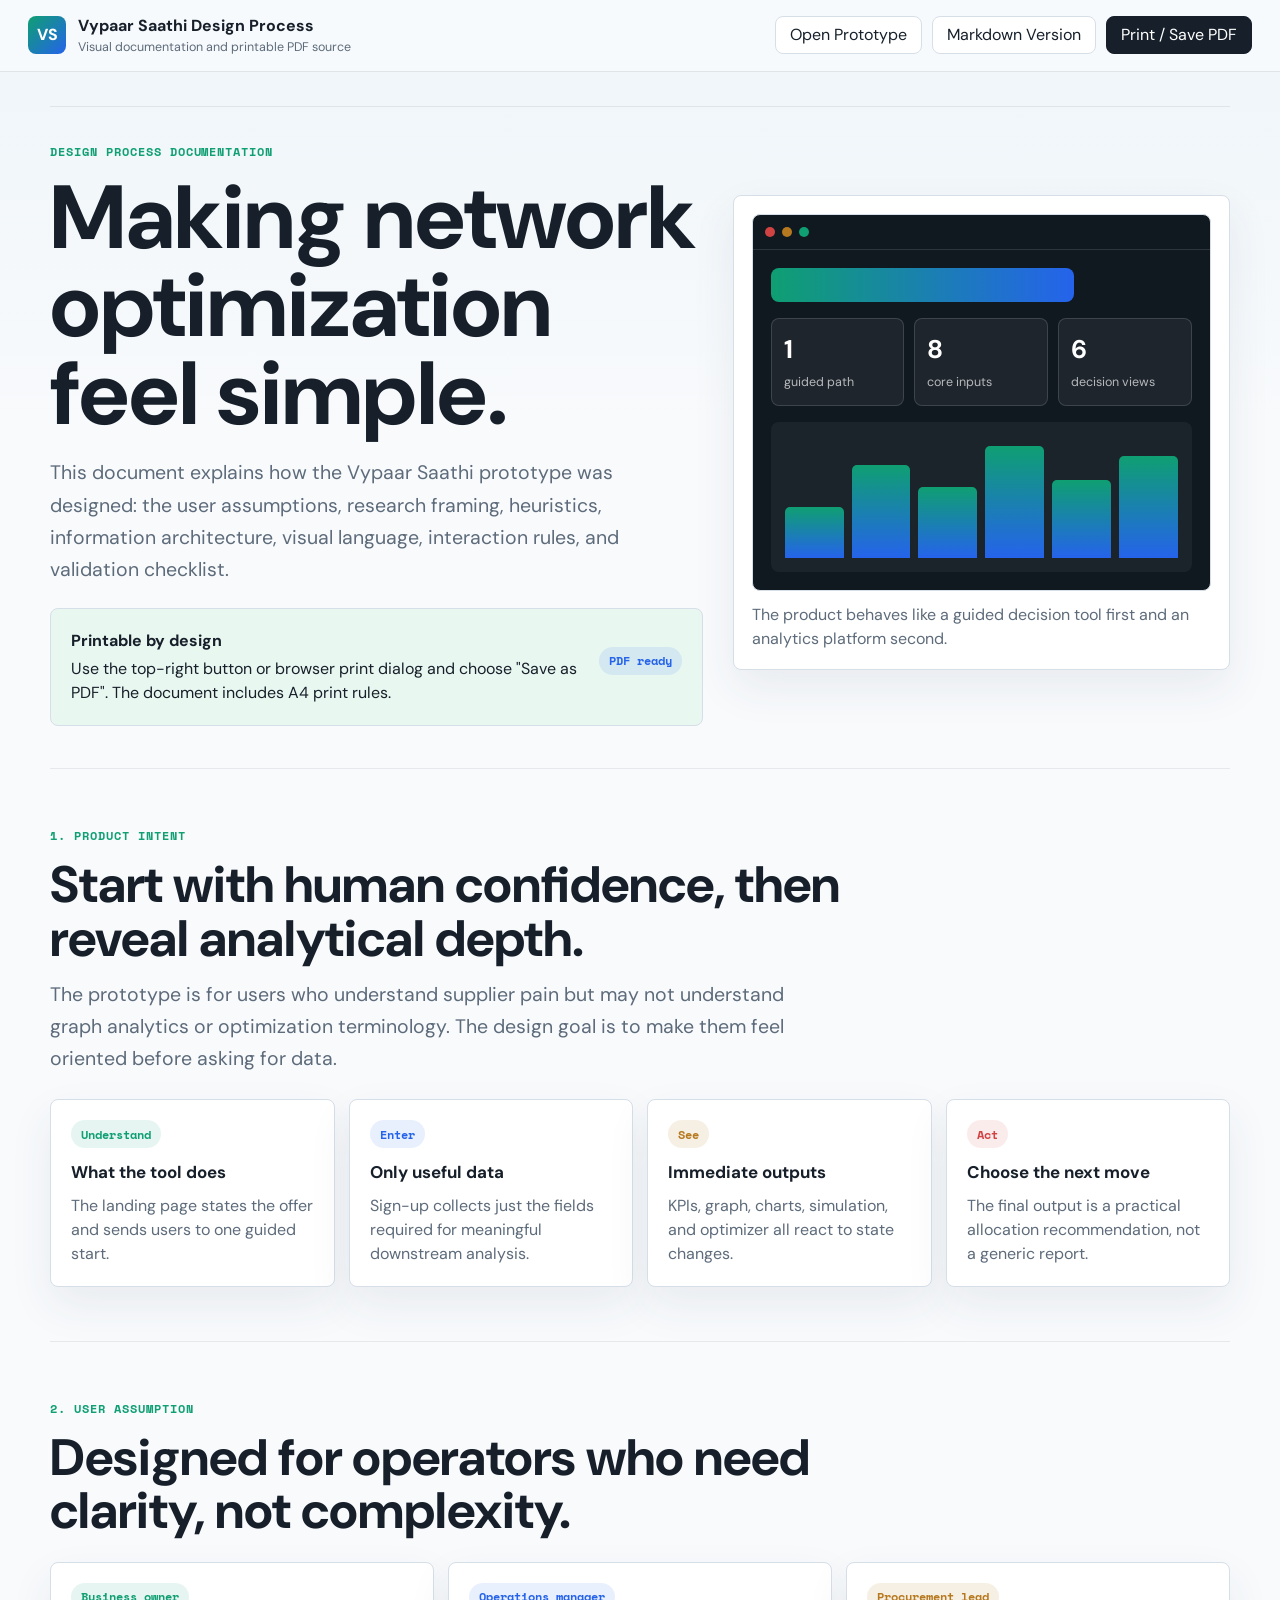
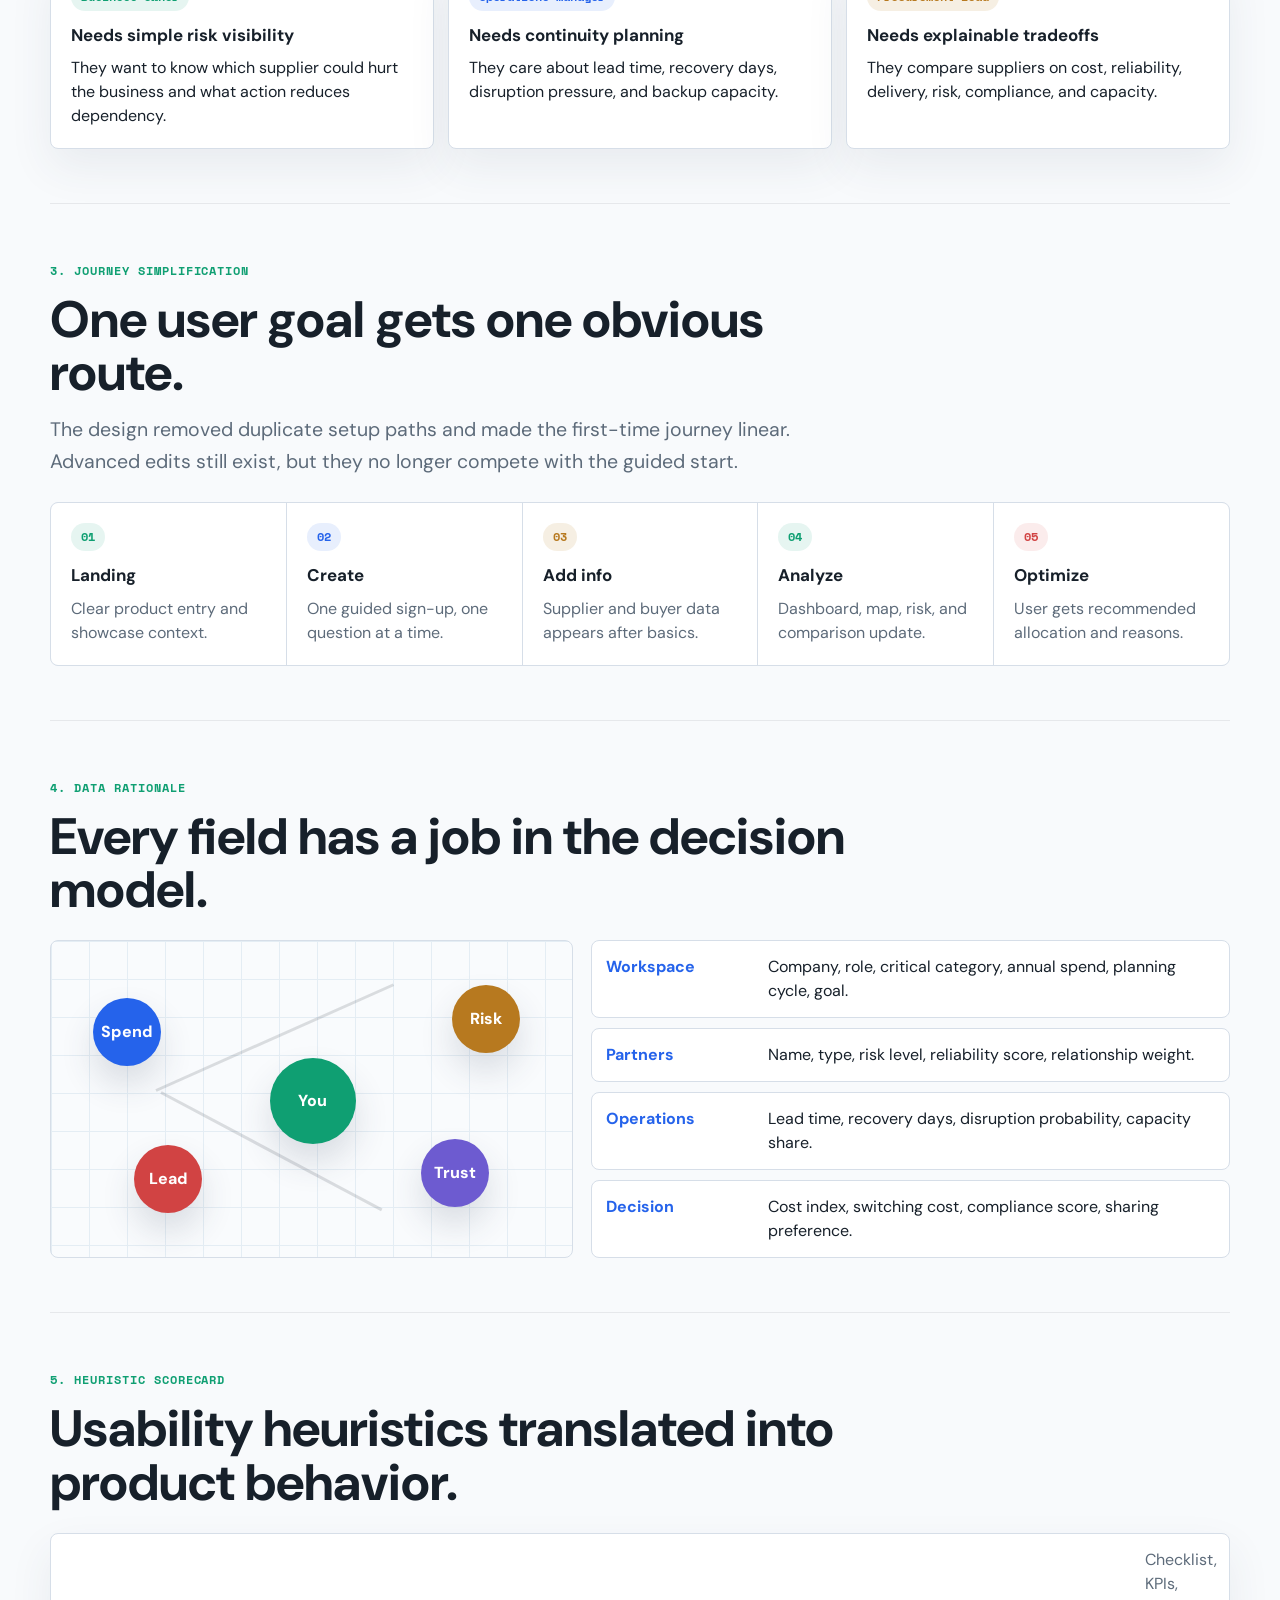
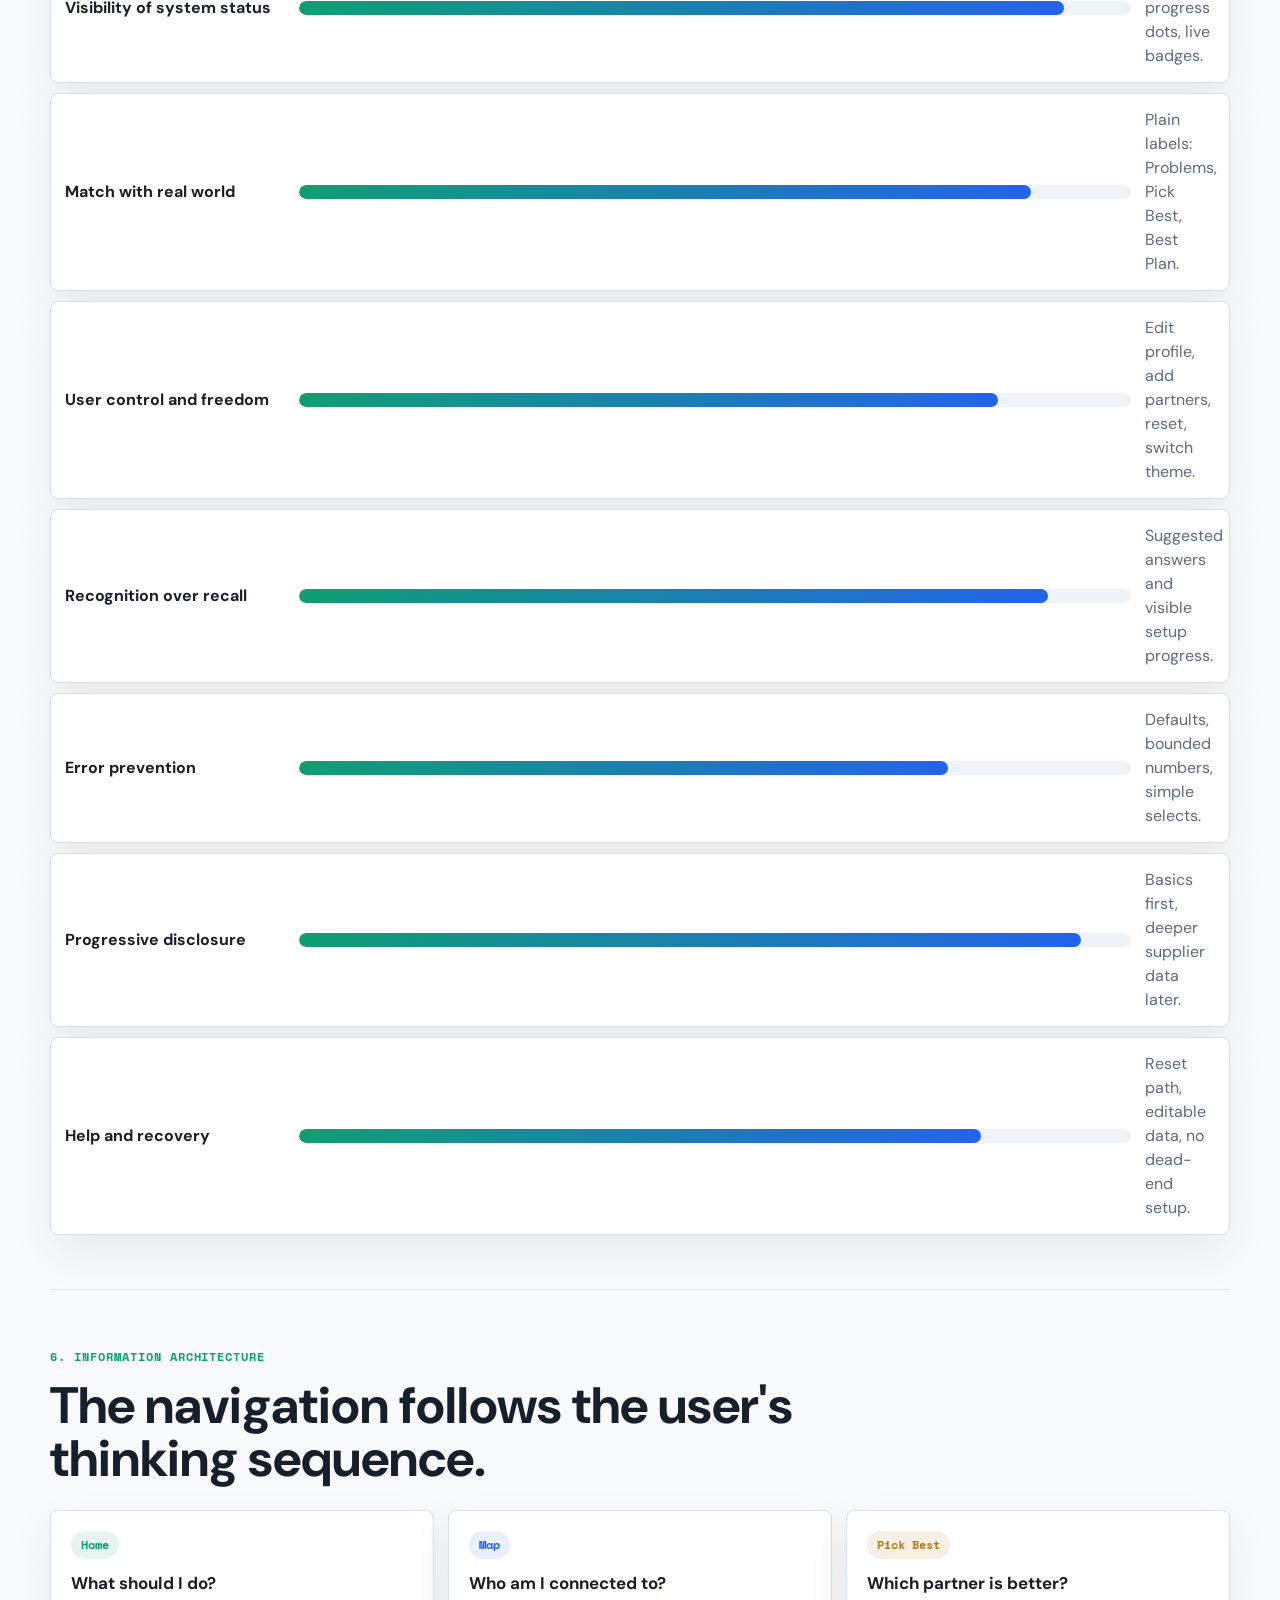
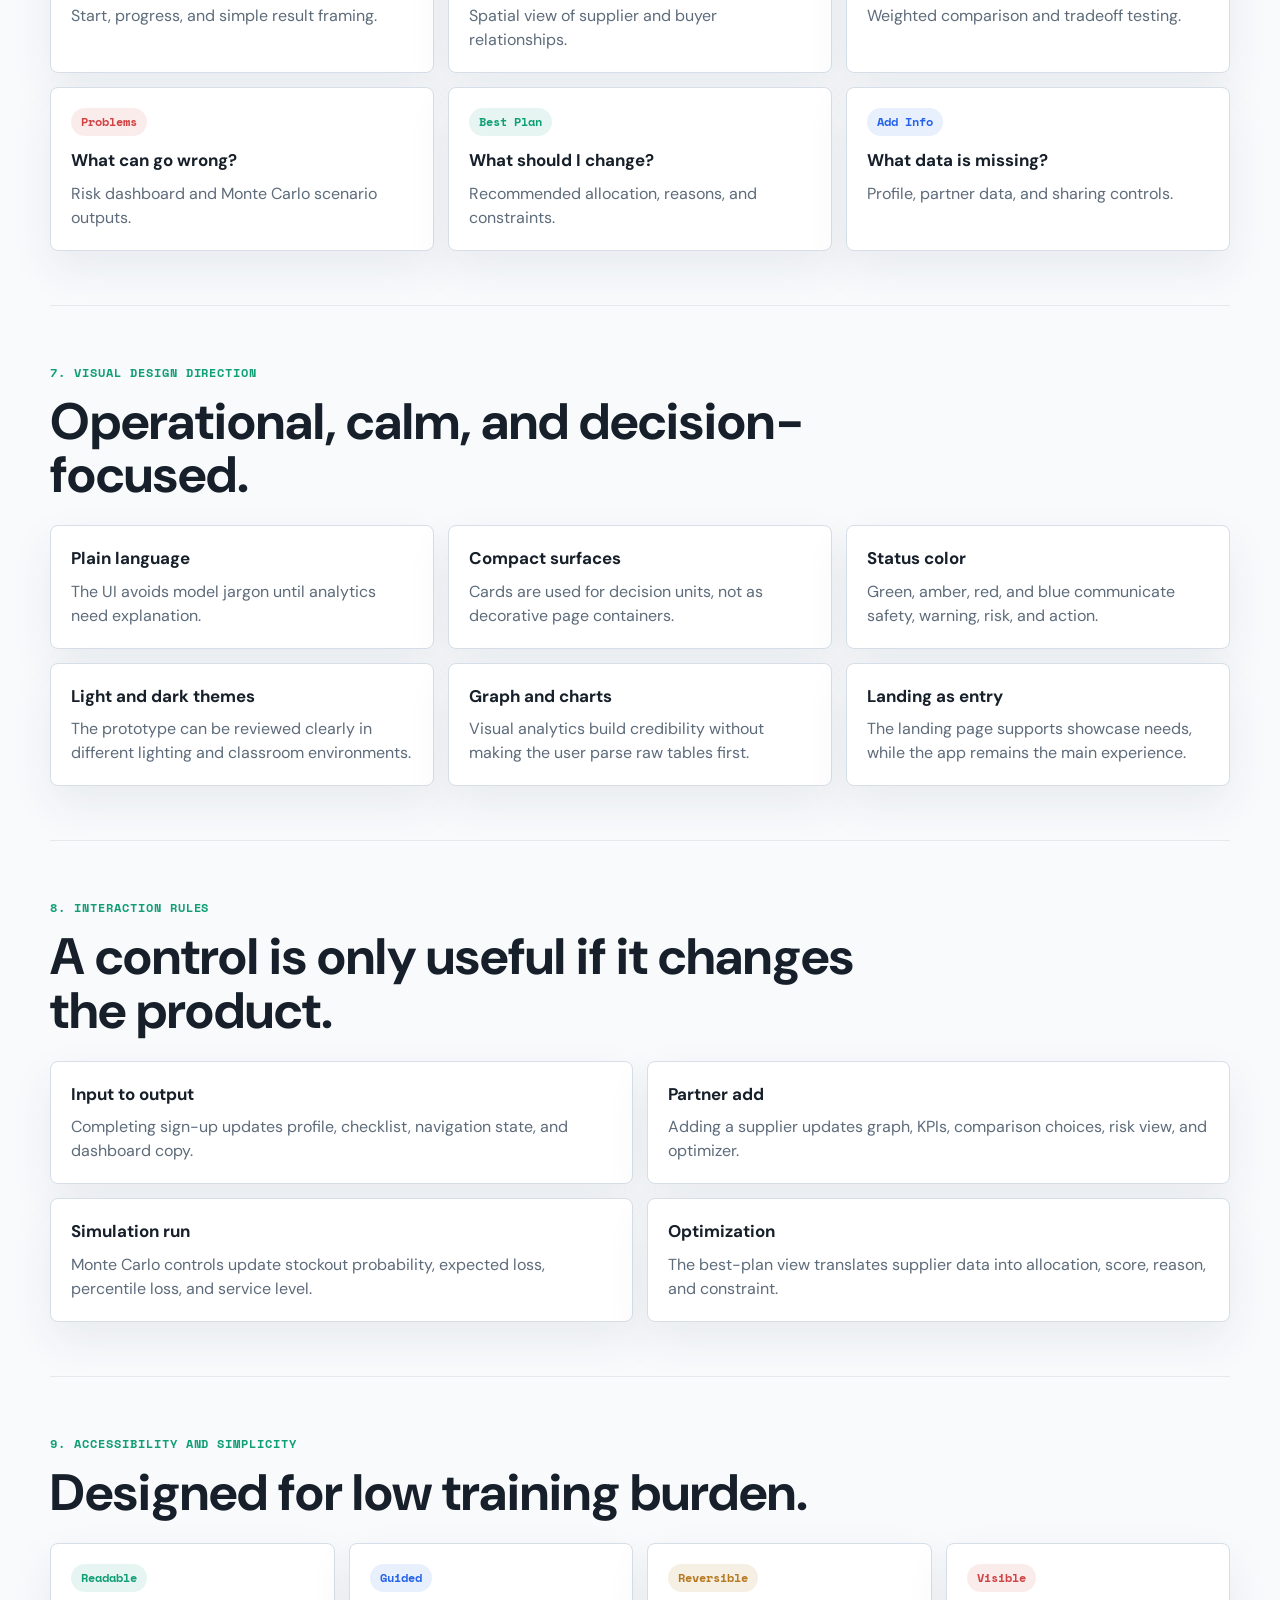
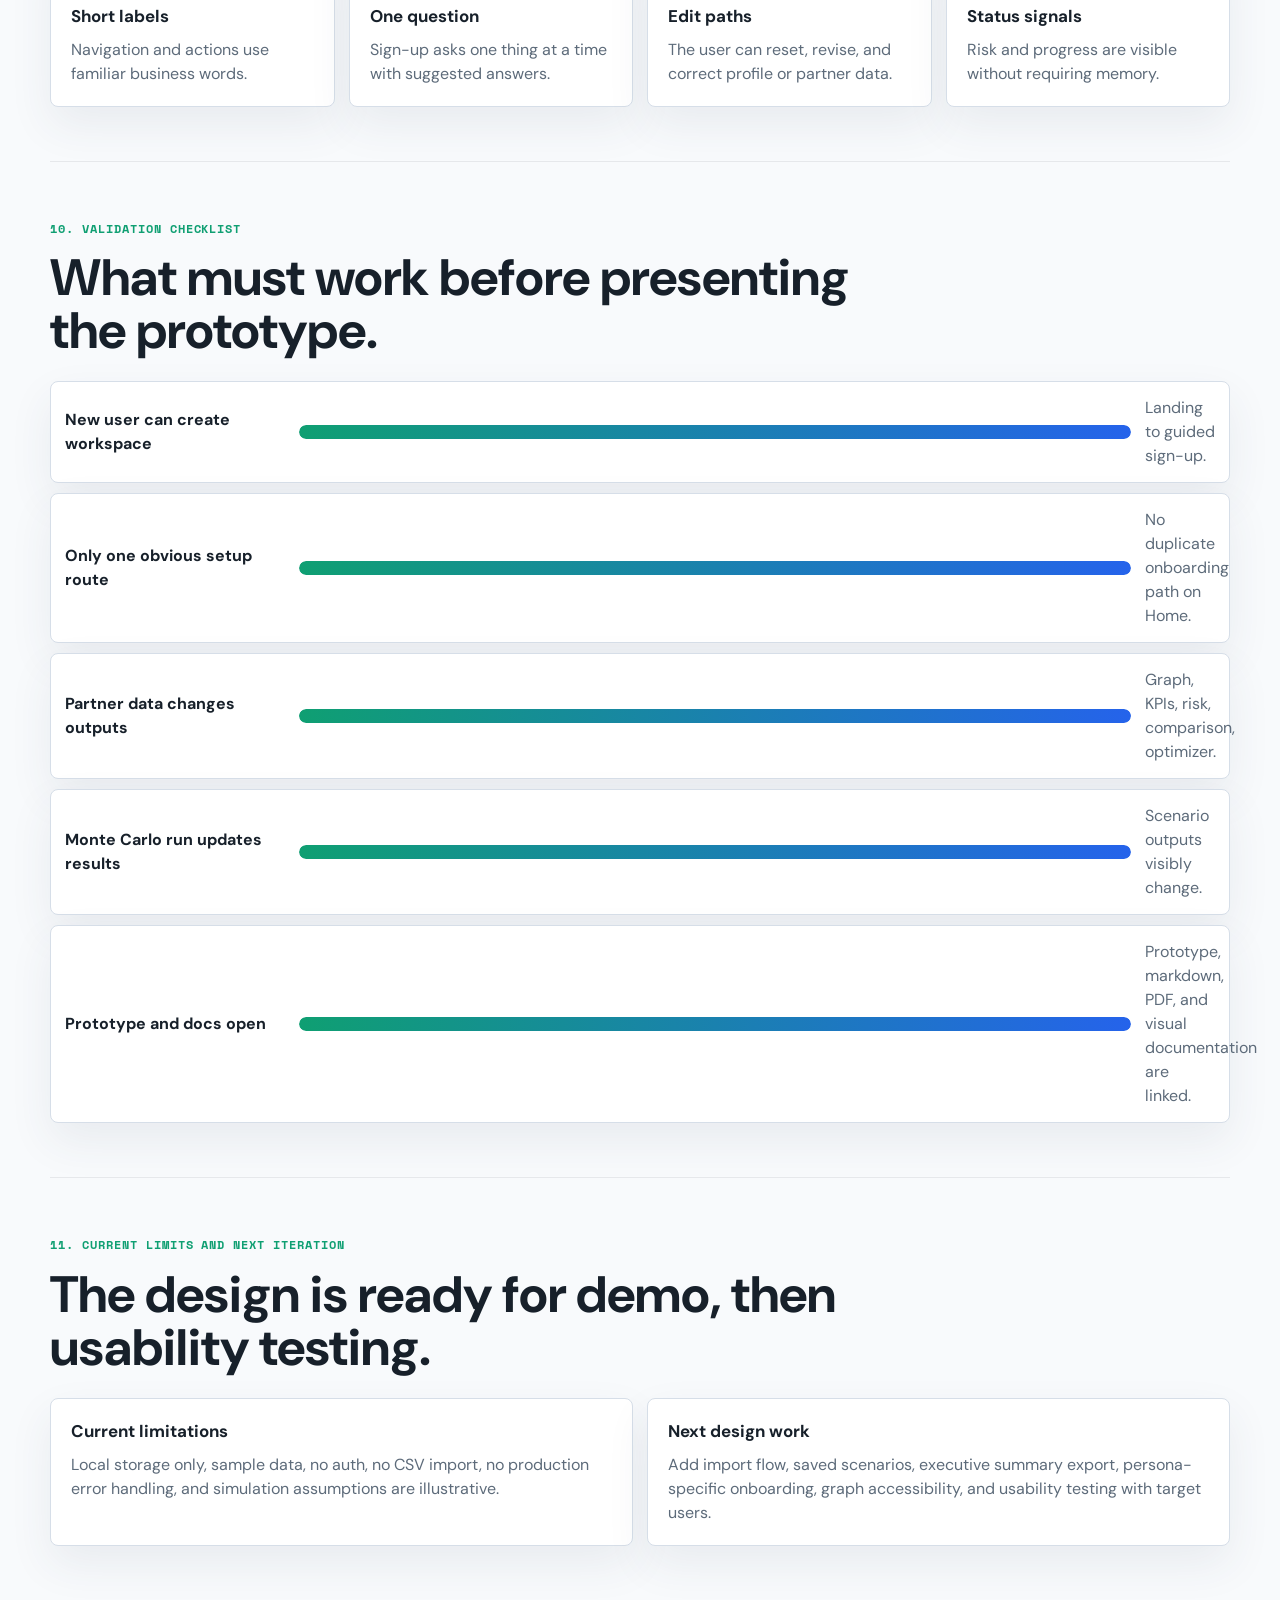
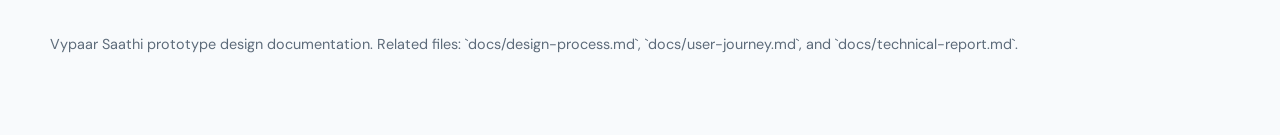
<file: docs/design-process.html>
<!DOCTYPE html>
<html lang="en">
<head>
  <meta charset="UTF-8">
  <meta name="viewport" content="width=device-width, initial-scale=1.0">
  <title>Vypaar Saathi Design Process</title>
  <meta name="description" content="Visual and printable design process documentation for the Vypaar Saathi prototype.">
  <link rel="preconnect" href="https://fonts.googleapis.com">
  <link rel="preconnect" href="https://fonts.gstatic.com" crossorigin>
  <link href="https://fonts.googleapis.com/css2?family=DM+Sans:wght@400;500;600;700;800&family=Space+Mono:wght@400;700&display=swap" rel="stylesheet">
  <style>
    :root {
      --paper: #f8fafc;
      --ink: #17202a;
      --muted: #5d6b7a;
      --line: #d6dee8;
      --panel: #ffffff;
      --soft: #edf3f7;
      --blue: #2563eb;
      --green: #0f9f72;
      --amber: #b7791f;
      --red: #d14343;
      --violet: #6d5bd0;
      --font-sans: "DM Sans", sans-serif;
      --font-mono: "Space Mono", monospace;
    }

    * {
      box-sizing: border-box;
    }

    html {
      scroll-behavior: smooth;
    }

    body {
      margin: 0;
      color: var(--ink);
      background:
        linear-gradient(180deg, #eef5f9 0, var(--paper) 420px),
        var(--paper);
      font-family: var(--font-sans);
      line-height: 1.5;
    }

    button,
    a {
      font: inherit;
    }

    a {
      color: var(--blue);
    }

    .doc-topbar {
      position: sticky;
      top: 0;
      z-index: 20;
      display: flex;
      align-items: center;
      justify-content: space-between;
      gap: 16px;
      padding: 14px 28px;
      border-bottom: 1px solid rgba(23, 32, 42, 0.1);
      background: rgba(248, 250, 252, 0.92);
      backdrop-filter: blur(14px);
    }

    .brand {
      display: flex;
      align-items: center;
      gap: 12px;
    }

    .brand-mark {
      width: 38px;
      height: 38px;
      display: grid;
      place-items: center;
      border-radius: 8px;
      color: white;
      background: linear-gradient(135deg, var(--green), var(--blue));
      font-weight: 800;
    }

    .brand span {
      display: block;
      color: var(--muted);
      font-size: 0.78rem;
    }

    .top-actions {
      display: flex;
      gap: 10px;
      flex-wrap: wrap;
    }

    .button {
      min-height: 38px;
      display: inline-flex;
      align-items: center;
      justify-content: center;
      padding: 0 14px;
      border: 1px solid var(--line);
      border-radius: 8px;
      color: var(--ink);
      background: var(--panel);
      text-decoration: none;
      cursor: pointer;
    }

    .button.primary {
      border-color: var(--ink);
      color: white;
      background: var(--ink);
    }

    .page {
      width: min(1180px, calc(100% - 36px));
      margin: 0 auto;
      padding: 34px 0 70px;
    }

    .hero {
      display: grid;
      grid-template-columns: minmax(0, 1.05fr) minmax(360px, 0.8fr);
      gap: 30px;
      align-items: center;
      min-height: 560px;
      padding: 32px 0 42px;
    }

    .eyebrow {
      display: inline-flex;
      color: var(--green);
      font-family: var(--font-mono);
      font-size: 0.76rem;
      font-weight: 700;
      text-transform: uppercase;
      letter-spacing: 0.08em;
      margin-bottom: 14px;
    }

    h1,
    h2,
    h3,
    p {
      margin: 0;
    }

    h1 {
      max-width: 820px;
      font-size: clamp(3rem, 7vw, 6.4rem);
      line-height: 0.98;
      letter-spacing: 0;
      margin-bottom: 20px;
    }

    h2 {
      font-size: clamp(2rem, 4vw, 3.4rem);
      line-height: 1.04;
      letter-spacing: 0;
      margin-bottom: 14px;
    }

    h3 {
      font-size: 1.06rem;
      margin-bottom: 8px;
    }

    .lead {
      max-width: 760px;
      color: var(--muted);
      font-size: 1.22rem;
      line-height: 1.65;
    }

    .hero-panel,
    .card,
    .visual-card,
    .principle,
    .timeline-step,
    .score-row,
    .artifact {
      border: 1px solid var(--line);
      border-radius: 8px;
      background: var(--panel);
      box-shadow: 0 18px 44px rgba(51, 65, 85, 0.08);
    }

    .hero-panel {
      padding: 18px;
    }

    .mock-window {
      overflow: hidden;
      border: 1px solid var(--line);
      border-radius: 8px;
      background: #101820;
      color: white;
    }

    .mock-chrome {
      display: flex;
      gap: 7px;
      padding: 12px;
      border-bottom: 1px solid rgba(255, 255, 255, 0.12);
    }

    .mock-chrome span {
      width: 10px;
      height: 10px;
      border-radius: 50%;
      background: var(--red);
    }

    .mock-chrome span:nth-child(2) {
      background: var(--amber);
    }

    .mock-chrome span:nth-child(3) {
      background: var(--green);
    }

    .mock-body {
      display: grid;
      gap: 16px;
      padding: 18px;
    }

    .mock-title {
      height: 34px;
      width: 72%;
      border-radius: 8px;
      background: linear-gradient(90deg, var(--green), var(--blue));
    }

    .mock-grid {
      display: grid;
      grid-template-columns: repeat(3, 1fr);
      gap: 10px;
    }

    .mock-metric {
      min-height: 84px;
      padding: 12px;
      border: 1px solid rgba(255, 255, 255, 0.14);
      border-radius: 8px;
      background: rgba(255, 255, 255, 0.06);
    }

    .mock-metric strong {
      display: block;
      font-size: 1.6rem;
    }

    .mock-metric span {
      color: rgba(255, 255, 255, 0.68);
      font-size: 0.78rem;
    }

    .mock-bars {
      display: flex;
      align-items: end;
      gap: 8px;
      height: 150px;
      padding: 14px;
      border-radius: 8px;
      background: rgba(255, 255, 255, 0.05);
    }

    .mock-bars span {
      flex: 1;
      border-radius: 5px 5px 0 0;
      background: linear-gradient(180deg, var(--green), var(--blue));
    }

    section {
      padding: 54px 0;
      border-top: 1px solid rgba(23, 32, 42, 0.08);
    }

    .section-head {
      max-width: 820px;
      margin-bottom: 24px;
    }

    .grid-2,
    .grid-3,
    .grid-4 {
      display: grid;
      gap: 14px;
    }

    .grid-2 {
      grid-template-columns: repeat(2, minmax(0, 1fr));
    }

    .grid-3 {
      grid-template-columns: repeat(3, minmax(0, 1fr));
    }

    .grid-4 {
      grid-template-columns: repeat(4, minmax(0, 1fr));
    }

    .card,
    .principle,
    .timeline-step,
    .artifact {
      padding: 20px;
    }

    .card p,
    .principle p,
    .timeline-step p,
    .artifact p,
    .score-row span,
    .caption {
      color: var(--muted);
    }

    .tag {
      display: inline-flex;
      align-items: center;
      justify-content: center;
      min-height: 28px;
      padding: 0 10px;
      border-radius: 999px;
      color: var(--green);
      background: rgba(15, 159, 114, 0.1);
      font-family: var(--font-mono);
      font-size: 0.74rem;
      font-weight: 700;
      margin-bottom: 12px;
    }

    .tag.blue {
      color: var(--blue);
      background: rgba(37, 99, 235, 0.1);
    }

    .tag.amber {
      color: var(--amber);
      background: rgba(183, 121, 31, 0.12);
    }

    .tag.red {
      color: var(--red);
      background: rgba(209, 67, 67, 0.1);
    }

    .timeline {
      display: grid;
      grid-template-columns: repeat(5, 1fr);
      gap: 1px;
      overflow: hidden;
      border: 1px solid var(--line);
      border-radius: 8px;
      background: var(--line);
    }

    .timeline-step {
      border: 0;
      border-radius: 0;
      box-shadow: none;
    }

    .journey-map {
      display: grid;
      grid-template-columns: 1fr 1fr 1fr;
      gap: 14px;
      align-items: stretch;
    }

    .journey-column {
      display: grid;
      gap: 12px;
    }

    .visual-card {
      padding: 20px;
    }

    .network-diagram {
      position: relative;
      min-height: 300px;
      border: 1px solid var(--line);
      border-radius: 8px;
      background:
        linear-gradient(#e4edf4 1px, transparent 1px),
        linear-gradient(90deg, #e4edf4 1px, transparent 1px),
        #f9fbfd;
      background-size: 38px 38px;
      overflow: hidden;
    }

    .network-diagram::before,
    .network-diagram::after {
      content: "";
      position: absolute;
      height: 3px;
      background: rgba(23, 32, 42, 0.14);
      transform-origin: left center;
    }

    .network-diagram::before {
      width: 260px;
      left: 105px;
      top: 148px;
      transform: rotate(-24deg);
    }

    .network-diagram::after {
      width: 250px;
      left: 110px;
      top: 150px;
      transform: rotate(28deg);
    }

    .node {
      position: absolute;
      width: 68px;
      height: 68px;
      display: grid;
      place-items: center;
      border-radius: 50%;
      color: white;
      background: var(--blue);
      font-weight: 800;
      box-shadow: 0 18px 34px rgba(51, 65, 85, 0.16);
    }

    .node.main {
      left: 42%;
      top: 37%;
      width: 86px;
      height: 86px;
      background: var(--green);
    }

    .node.n1 {
      left: 8%;
      top: 18%;
    }

    .node.n2 {
      right: 10%;
      top: 14%;
      background: var(--amber);
    }

    .node.n3 {
      left: 16%;
      bottom: 14%;
      background: var(--red);
    }

    .node.n4 {
      right: 16%;
      bottom: 16%;
      background: var(--violet);
    }

    .scorecard {
      display: grid;
      gap: 10px;
    }

    .score-row {
      display: grid;
      grid-template-columns: 220px 1fr 70px;
      gap: 14px;
      align-items: center;
      padding: 14px;
    }

    .score-bar {
      height: 14px;
      overflow: hidden;
      border-radius: 999px;
      background: var(--soft);
    }

    .score-bar i {
      display: block;
      height: 100%;
      border-radius: inherit;
      background: linear-gradient(90deg, var(--green), var(--blue));
    }

    .blueprint {
      display: grid;
      grid-template-columns: 0.9fr 1.1fr;
      gap: 18px;
    }

    .blueprint-list {
      display: grid;
      gap: 10px;
    }

    .blueprint-row {
      display: grid;
      grid-template-columns: 150px 1fr;
      gap: 12px;
      padding: 14px;
      border: 1px solid var(--line);
      border-radius: 8px;
      background: var(--panel);
    }

    .blueprint-row strong {
      color: var(--blue);
    }

    .print-note {
      display: grid;
      grid-template-columns: 1fr auto;
      gap: 16px;
      align-items: center;
      padding: 20px;
      border: 1px solid var(--line);
      border-radius: 8px;
      background: #e9f7f1;
      margin-top: 22px;
    }

    .print-note strong {
      display: block;
      margin-bottom: 4px;
    }

    .footer {
      padding: 34px 0 10px;
      color: var(--muted);
      font-size: 0.9rem;
    }

    @media (max-width: 900px) {
      .doc-topbar {
        align-items: flex-start;
        flex-direction: column;
      }

      .page {
        width: min(100% - 24px, 720px);
      }

      .hero,
      .grid-2,
      .grid-3,
      .grid-4,
      .timeline,
      .journey-map,
      .blueprint,
      .print-note {
        grid-template-columns: 1fr;
      }

      .score-row,
      .blueprint-row {
        grid-template-columns: 1fr;
      }
    }

    @media print {
      @page {
        size: A4;
        margin: 13mm;
      }

      body {
        background: white;
        color: #111827;
        font-size: 10.5pt;
      }

      .doc-topbar,
      .top-actions,
      .button {
        display: none !important;
      }

      .page {
        width: 100%;
        padding: 0;
      }

      .hero {
        min-height: auto;
        padding-top: 0;
        page-break-after: always;
      }

      section {
        padding: 18mm 0 8mm;
        page-break-inside: avoid;
      }

      h1 {
        font-size: 42pt;
      }

      h2 {
        font-size: 24pt;
      }

      .hero-panel,
      .card,
      .visual-card,
      .principle,
      .timeline-step,
      .score-row,
      .artifact,
      .print-note {
        box-shadow: none;
      }

      a {
        color: #111827;
        text-decoration: none;
      }
    }
  </style>
</head>
<body>
  <header class="doc-topbar">
    <div class="brand">
      <div class="brand-mark">VS</div>
      <div>
        <strong>Vypaar Saathi Design Process</strong>
        <span>Visual documentation and printable PDF source</span>
      </div>
    </div>
    <div class="top-actions">
      <a class="button" href="../index.html">Open Prototype</a>
      <a class="button" href="./design-process.md">Markdown Version</a>
      <button class="button primary" type="button" onclick="window.print()">Print / Save PDF</button>
    </div>
  </header>

  <main class="page">
    <section class="hero">
      <div>
        <span class="eyebrow">Design process documentation</span>
        <h1>Making network optimization feel simple.</h1>
        <p class="lead">This document explains how the Vypaar Saathi prototype was designed: the user assumptions, research framing, heuristics, information architecture, visual language, interaction rules, and validation checklist.</p>
        <div class="print-note">
          <div>
            <strong>Printable by design</strong>
            <span>Use the top-right button or browser print dialog and choose "Save as PDF". The document includes A4 print rules.</span>
          </div>
          <span class="tag blue">PDF ready</span>
        </div>
      </div>
      <div class="hero-panel">
        <div class="mock-window" aria-label="Visual mock dashboard">
          <div class="mock-chrome"><span></span><span></span><span></span></div>
          <div class="mock-body">
            <div class="mock-title"></div>
            <div class="mock-grid">
              <div class="mock-metric"><strong>1</strong><span>guided path</span></div>
              <div class="mock-metric"><strong>8</strong><span>core inputs</span></div>
              <div class="mock-metric"><strong>6</strong><span>decision views</span></div>
            </div>
            <div class="mock-bars">
              <span style="height: 42%;"></span>
              <span style="height: 76%;"></span>
              <span style="height: 58%;"></span>
              <span style="height: 92%;"></span>
              <span style="height: 64%;"></span>
              <span style="height: 84%;"></span>
            </div>
          </div>
        </div>
        <p class="caption" style="margin-top: 12px;">The product behaves like a guided decision tool first and an analytics platform second.</p>
      </div>
    </section>

    <section>
      <div class="section-head">
        <span class="eyebrow">1. Product intent</span>
        <h2>Start with human confidence, then reveal analytical depth.</h2>
        <p class="lead">The prototype is for users who understand supplier pain but may not understand graph analytics or optimization terminology. The design goal is to make them feel oriented before asking for data.</p>
      </div>
      <div class="grid-4">
        <div class="card"><span class="tag">Understand</span><h3>What the tool does</h3><p>The landing page states the offer and sends users to one guided start.</p></div>
        <div class="card"><span class="tag blue">Enter</span><h3>Only useful data</h3><p>Sign-up collects just the fields required for meaningful downstream analysis.</p></div>
        <div class="card"><span class="tag amber">See</span><h3>Immediate outputs</h3><p>KPIs, graph, charts, simulation, and optimizer all react to state changes.</p></div>
        <div class="card"><span class="tag red">Act</span><h3>Choose the next move</h3><p>The final output is a practical allocation recommendation, not a generic report.</p></div>
      </div>
    </section>

    <section>
      <div class="section-head">
        <span class="eyebrow">2. User assumption</span>
        <h2>Designed for operators who need clarity, not complexity.</h2>
      </div>
      <div class="journey-map">
        <div class="visual-card">
          <span class="tag">Business owner</span>
          <h3>Needs simple risk visibility</h3>
          <p>They want to know which supplier could hurt the business and what action reduces dependency.</p>
        </div>
        <div class="visual-card">
          <span class="tag blue">Operations manager</span>
          <h3>Needs continuity planning</h3>
          <p>They care about lead time, recovery days, disruption pressure, and backup capacity.</p>
        </div>
        <div class="visual-card">
          <span class="tag amber">Procurement lead</span>
          <h3>Needs explainable tradeoffs</h3>
          <p>They compare suppliers on cost, reliability, delivery, risk, compliance, and capacity.</p>
        </div>
      </div>
    </section>

    <section>
      <div class="section-head">
        <span class="eyebrow">3. Journey simplification</span>
        <h2>One user goal gets one obvious route.</h2>
        <p class="lead">The design removed duplicate setup paths and made the first-time journey linear. Advanced edits still exist, but they no longer compete with the guided start.</p>
      </div>
      <div class="timeline">
        <div class="timeline-step"><span class="tag">01</span><h3>Landing</h3><p>Clear product entry and showcase context.</p></div>
        <div class="timeline-step"><span class="tag blue">02</span><h3>Create</h3><p>One guided sign-up, one question at a time.</p></div>
        <div class="timeline-step"><span class="tag amber">03</span><h3>Add info</h3><p>Supplier and buyer data appears after basics.</p></div>
        <div class="timeline-step"><span class="tag">04</span><h3>Analyze</h3><p>Dashboard, map, risk, and comparison update.</p></div>
        <div class="timeline-step"><span class="tag red">05</span><h3>Optimize</h3><p>User gets recommended allocation and reasons.</p></div>
      </div>
    </section>

    <section>
      <div class="section-head">
        <span class="eyebrow">4. Data rationale</span>
        <h2>Every field has a job in the decision model.</h2>
      </div>
      <div class="blueprint">
        <div class="network-diagram" aria-label="Supplier network visual">
          <div class="node main">You</div>
          <div class="node n1">Spend</div>
          <div class="node n2">Risk</div>
          <div class="node n3">Lead</div>
          <div class="node n4">Trust</div>
        </div>
        <div class="blueprint-list">
          <div class="blueprint-row"><strong>Workspace</strong><span>Company, role, critical category, annual spend, planning cycle, goal.</span></div>
          <div class="blueprint-row"><strong>Partners</strong><span>Name, type, risk level, reliability score, relationship weight.</span></div>
          <div class="blueprint-row"><strong>Operations</strong><span>Lead time, recovery days, disruption probability, capacity share.</span></div>
          <div class="blueprint-row"><strong>Decision</strong><span>Cost index, switching cost, compliance score, sharing preference.</span></div>
        </div>
      </div>
    </section>

    <section>
      <div class="section-head">
        <span class="eyebrow">5. Heuristic scorecard</span>
        <h2>Usability heuristics translated into product behavior.</h2>
      </div>
      <div class="scorecard">
        <div class="score-row"><strong>Visibility of system status</strong><div class="score-bar"><i style="width: 92%;"></i></div><span>Checklist, KPIs, progress dots, live badges.</span></div>
        <div class="score-row"><strong>Match with real world</strong><div class="score-bar"><i style="width: 88%;"></i></div><span>Plain labels: Problems, Pick Best, Best Plan.</span></div>
        <div class="score-row"><strong>User control and freedom</strong><div class="score-bar"><i style="width: 84%;"></i></div><span>Edit profile, add partners, reset, switch theme.</span></div>
        <div class="score-row"><strong>Recognition over recall</strong><div class="score-bar"><i style="width: 90%;"></i></div><span>Suggested answers and visible setup progress.</span></div>
        <div class="score-row"><strong>Error prevention</strong><div class="score-bar"><i style="width: 78%;"></i></div><span>Defaults, bounded numbers, simple selects.</span></div>
        <div class="score-row"><strong>Progressive disclosure</strong><div class="score-bar"><i style="width: 94%;"></i></div><span>Basics first, deeper supplier data later.</span></div>
        <div class="score-row"><strong>Help and recovery</strong><div class="score-bar"><i style="width: 82%;"></i></div><span>Reset path, editable data, no dead-end setup.</span></div>
      </div>
    </section>

    <section>
      <div class="section-head">
        <span class="eyebrow">6. Information architecture</span>
        <h2>The navigation follows the user's thinking sequence.</h2>
      </div>
      <div class="grid-3">
        <div class="principle"><span class="tag">Home</span><h3>What should I do?</h3><p>Start, progress, and simple result framing.</p></div>
        <div class="principle"><span class="tag blue">Map</span><h3>Who am I connected to?</h3><p>Spatial view of supplier and buyer relationships.</p></div>
        <div class="principle"><span class="tag amber">Pick Best</span><h3>Which partner is better?</h3><p>Weighted comparison and tradeoff testing.</p></div>
        <div class="principle"><span class="tag red">Problems</span><h3>What can go wrong?</h3><p>Risk dashboard and Monte Carlo scenario outputs.</p></div>
        <div class="principle"><span class="tag">Best Plan</span><h3>What should I change?</h3><p>Recommended allocation, reasons, and constraints.</p></div>
        <div class="principle"><span class="tag blue">Add Info</span><h3>What data is missing?</h3><p>Profile, partner data, and sharing controls.</p></div>
      </div>
    </section>

    <section>
      <div class="section-head">
        <span class="eyebrow">7. Visual design direction</span>
        <h2>Operational, calm, and decision-focused.</h2>
      </div>
      <div class="grid-3">
        <div class="card"><h3>Plain language</h3><p>The UI avoids model jargon until analytics need explanation.</p></div>
        <div class="card"><h3>Compact surfaces</h3><p>Cards are used for decision units, not as decorative page containers.</p></div>
        <div class="card"><h3>Status color</h3><p>Green, amber, red, and blue communicate safety, warning, risk, and action.</p></div>
        <div class="card"><h3>Light and dark themes</h3><p>The prototype can be reviewed clearly in different lighting and classroom environments.</p></div>
        <div class="card"><h3>Graph and charts</h3><p>Visual analytics build credibility without making the user parse raw tables first.</p></div>
        <div class="card"><h3>Landing as entry</h3><p>The landing page supports showcase needs, while the app remains the main experience.</p></div>
      </div>
    </section>

    <section>
      <div class="section-head">
        <span class="eyebrow">8. Interaction rules</span>
        <h2>A control is only useful if it changes the product.</h2>
      </div>
      <div class="grid-2">
        <div class="card"><h3>Input to output</h3><p>Completing sign-up updates profile, checklist, navigation state, and dashboard copy.</p></div>
        <div class="card"><h3>Partner add</h3><p>Adding a supplier updates graph, KPIs, comparison choices, risk view, and optimizer.</p></div>
        <div class="card"><h3>Simulation run</h3><p>Monte Carlo controls update stockout probability, expected loss, percentile loss, and service level.</p></div>
        <div class="card"><h3>Optimization</h3><p>The best-plan view translates supplier data into allocation, score, reason, and constraint.</p></div>
      </div>
    </section>

    <section>
      <div class="section-head">
        <span class="eyebrow">9. Accessibility and simplicity</span>
        <h2>Designed for low training burden.</h2>
      </div>
      <div class="grid-4">
        <div class="artifact"><span class="tag">Readable</span><h3>Short labels</h3><p>Navigation and actions use familiar business words.</p></div>
        <div class="artifact"><span class="tag blue">Guided</span><h3>One question</h3><p>Sign-up asks one thing at a time with suggested answers.</p></div>
        <div class="artifact"><span class="tag amber">Reversible</span><h3>Edit paths</h3><p>The user can reset, revise, and correct profile or partner data.</p></div>
        <div class="artifact"><span class="tag red">Visible</span><h3>Status signals</h3><p>Risk and progress are visible without requiring memory.</p></div>
      </div>
    </section>

    <section>
      <div class="section-head">
        <span class="eyebrow">10. Validation checklist</span>
        <h2>What must work before presenting the prototype.</h2>
      </div>
      <div class="scorecard">
        <div class="score-row"><strong>New user can create workspace</strong><div class="score-bar"><i style="width: 100%;"></i></div><span>Landing to guided sign-up.</span></div>
        <div class="score-row"><strong>Only one obvious setup route</strong><div class="score-bar"><i style="width: 100%;"></i></div><span>No duplicate onboarding path on Home.</span></div>
        <div class="score-row"><strong>Partner data changes outputs</strong><div class="score-bar"><i style="width: 100%;"></i></div><span>Graph, KPIs, risk, comparison, optimizer.</span></div>
        <div class="score-row"><strong>Monte Carlo run updates results</strong><div class="score-bar"><i style="width: 100%;"></i></div><span>Scenario outputs visibly change.</span></div>
        <div class="score-row"><strong>Prototype and docs open</strong><div class="score-bar"><i style="width: 100%;"></i></div><span>Prototype, markdown, PDF, and visual documentation are linked.</span></div>
      </div>
    </section>

    <section>
      <div class="section-head">
        <span class="eyebrow">11. Current limits and next iteration</span>
        <h2>The design is ready for demo, then usability testing.</h2>
      </div>
      <div class="grid-2">
        <div class="card"><h3>Current limitations</h3><p>Local storage only, sample data, no auth, no CSV import, no production error handling, and simulation assumptions are illustrative.</p></div>
        <div class="card"><h3>Next design work</h3><p>Add import flow, saved scenarios, executive summary export, persona-specific onboarding, graph accessibility, and usability testing with target users.</p></div>
      </div>
    </section>

    <footer class="footer">
      Vypaar Saathi prototype design documentation. Related files: `docs/design-process.md`, `docs/user-journey.md`, and `docs/technical-report.md`.
    </footer>
  </main>
</body>
</html>
</file>
<file: docs/design-process-learner.css>
:root {
  --page: #f3f1ed;
  --paper: #ffffff;
  --ink: #1f1f1f;
  --muted: #4f555c;
  --line: #5d5d5d;
  --soft: #f7f2f3;
  --blue: #2563eb;
  --green: #0f9f72;
  --amber: #b7791f;
  --red: #bd1745;
  --violet: #6d5bd0;
  --font-sans: "DM Sans", "Segoe UI", sans-serif;
  --font-serif: Georgia, "Times New Roman", serif;
  --font-mono: "Space Mono", monospace;
}

* {
  box-sizing: border-box;
}

html {
  scroll-behavior: smooth;
}

body {
  margin: 0;
  color: var(--ink);
  background: var(--page);
  font-family: var(--font-serif);
  line-height: 1.55;
}

a {
  color: var(--blue);
}

button,
a {
  font: inherit;
}

.topbar {
  position: sticky;
  top: 0;
  z-index: 20;
  display: flex;
  align-items: center;
  justify-content: space-between;
  gap: 16px;
  padding: 14px 28px;
  border-bottom: 1px solid rgba(24, 33, 45, 0.1);
  background: rgba(247, 249, 252, 0.92);
  backdrop-filter: blur(14px);
}

.brand {
  display: flex;
  align-items: center;
  gap: 12px;
}

.brand-mark {
  width: 40px;
  height: 40px;
  display: grid;
  place-items: center;
  border-radius: 8px;
  color: white;
  background: linear-gradient(135deg, var(--green), var(--blue));
  font-weight: 800;
}

.brand span {
  display: block;
  color: var(--muted);
  font-size: 0.78rem;
}

.actions {
  display: flex;
  gap: 10px;
  flex-wrap: wrap;
}

.button {
  min-height: 38px;
  display: inline-flex;
  align-items: center;
  justify-content: center;
  padding: 0 14px;
  border: 1px solid var(--line);
  border-radius: 8px;
  color: var(--ink);
  background: var(--paper);
  text-decoration: none;
  cursor: pointer;
}

.button.primary {
  color: white;
  border-color: var(--ink);
  background: var(--ink);
}

.document {
  width: min(1180px, calc(100% - 36px));
  margin: 0 auto;
  padding: 34px 32px 72px;
  border: 1px solid #b8bcc2;
  background: var(--paper);
}

.cover {
  position: relative;
  display: grid;
  grid-template-columns: minmax(0, 1.05fr) minmax(360px, 0.85fr);
  gap: 34px;
  align-items: center;
  min-height: 560px;
  padding-top: 56px;
}

.cover::before {
  content: "";
  position: absolute;
  left: 0;
  right: 86px;
  top: 24px;
  height: 3px;
  background: var(--red);
}

.template-logo {
  position: absolute;
  right: 4px;
  top: 0;
  width: 58px;
  height: 58px;
  object-fit: contain;
}

.eyebrow {
  display: inline-flex;
  color: var(--red);
  font-family: var(--font-mono);
  font-size: 0.76rem;
  font-weight: 700;
  letter-spacing: 0.08em;
  text-transform: uppercase;
  margin-bottom: 14px;
}

h1,
h2,
h3,
h4,
p {
  margin: 0;
}

h1 {
  max-width: 860px;
  color: var(--red);
  font-family: var(--font-sans);
  font-size: clamp(2.5rem, 5.4vw, 4.65rem);
  line-height: 1.08;
  letter-spacing: 0;
  margin-bottom: 18px;
  text-transform: uppercase;
}

h2 {
  color: var(--red);
  font-family: var(--font-sans);
  font-size: clamp(2rem, 4vw, 3.2rem);
  line-height: 1.05;
  letter-spacing: 0;
  margin-bottom: 12px;
}

h3 {
  color: var(--red);
  font-family: var(--font-sans);
  font-size: 1.22rem;
  margin-bottom: 10px;
}

h4 {
  font-family: var(--font-sans);
  font-size: 1rem;
  margin-bottom: 6px;
}

.lead {
  max-width: 790px;
  color: var(--muted);
  font-size: 1.18rem;
}

.abstract-card,
.report-note,
.cover-summary,
.cover-brief {
  border: 1px solid var(--line);
  border-radius: 2px;
  background: var(--paper);
  box-shadow: none;
}

.abstract-card {
  margin-top: 22px;
  padding: 18px;
}

.abstract-card h2 {
  font-size: 1.45rem;
  margin-bottom: 8px;
}

.abstract-card p + p {
  margin-top: 10px;
}

.keywords {
  margin-top: 14px;
  padding: 12px 14px;
  border-left: 4px solid var(--red);
  border-radius: 2px;
  background: #fff7f9;
  color: var(--ink);
}

.cover-summary {
  grid-column: 1 / -1;
  display: grid;
  grid-template-columns: repeat(4, minmax(0, 1fr));
  gap: 1px;
  overflow: hidden;
}

.cover-brief {
  grid-column: 1 / -1;
  display: grid;
  grid-template-columns: repeat(3, minmax(0, 1fr));
  gap: 1px;
  overflow: hidden;
}

.cover-brief > div {
  padding: 16px;
  background: var(--paper);
}

.cover-brief p {
  color: var(--muted);
}

.summary-item {
  padding: 16px;
  background: var(--paper);
}

.summary-item strong {
  display: block;
  color: var(--ink);
  margin-bottom: 6px;
}

.summary-item span {
  color: var(--muted);
}

.report-note {
  padding: 18px;
  border-left: 5px solid var(--red);
}

.report-note p {
  color: var(--muted);
}

.phase {
  padding: 56px 0;
  border-top: 1px solid rgba(189, 23, 69, 0.24);
}

.print-page {
  page-break-before: always;
}

.page-fit {
  page-break-inside: avoid;
}

.section-head {
  max-width: 850px;
  margin-bottom: 26px;
}

.panel,
.detail-card,
.persona-card,
.phase-card,
.visual-card,
.snapshot-card,
.matrix-card,
.empathy-cell,
.idea-card,
.flow-step,
.reflection-card {
  border: 1px solid var(--line);
  border-radius: 2px;
  background: var(--paper);
  box-shadow: none;
}

.panel,
.detail-card,
.persona-card,
.phase-card,
.visual-card,
.snapshot-card,
.matrix-card,
.empathy-cell,
.idea-card,
.flow-step,
.reflection-card {
  padding: 20px;
}

.detail-card p,
.persona-card p,
.phase-card p,
.visual-card p,
.snapshot-card p,
.matrix-card p,
.empathy-cell p,
.idea-card p,
.flow-step p,
.reflection-card p,
.caption,
li {
  color: var(--muted);
}

.tag {
  display: inline-flex;
  align-items: center;
  justify-content: center;
  min-height: 28px;
  padding: 0 10px;
  border-radius: 999px;
  color: var(--red);
  background: rgba(189, 23, 69, 0.08);
  font-family: var(--font-mono);
  font-size: 0.74rem;
  font-weight: 700;
  margin-bottom: 12px;
}

.tag.blue {
  color: var(--blue);
  background: rgba(37, 99, 235, 0.1);
}

.tag.amber {
  color: var(--amber);
  background: rgba(183, 121, 31, 0.12);
}

.tag.red {
  color: var(--red);
  background: rgba(209, 67, 67, 0.1);
}

.tag.violet {
  color: var(--violet);
  background: rgba(109, 91, 208, 0.1);
}

.grid-2,
.grid-3,
.grid-4 {
  display: grid;
  gap: 14px;
}

.grid-2 {
  grid-template-columns: repeat(2, minmax(0, 1fr));
}

.grid-3 {
  grid-template-columns: repeat(3, minmax(0, 1fr));
}

.grid-4 {
  grid-template-columns: repeat(4, minmax(0, 1fr));
}

.research-table,
.project-table {
  width: 100%;
  border-collapse: collapse;
  overflow: hidden;
  border: 1px solid var(--line);
  border-radius: 2px;
  background: var(--paper);
  box-shadow: none;
}

.research-table th,
.research-table td,
.project-table th,
.project-table td {
  padding: 15px 16px;
  border-bottom: 1px solid var(--line);
  text-align: left;
  vertical-align: top;
}

.research-table th,
.project-table th {
  width: 260px;
  color: var(--red);
  background: var(--paper);
  font-family: var(--font-sans);
}

.research-table th {
  width: auto;
}

.research-table tr:last-child th,
.research-table tr:last-child td,
.project-table tr:last-child th,
.project-table tr:last-child td {
  border-bottom: 0;
}

.template-project-table {
  table-layout: fixed;
  border: 2px solid var(--line);
  font-family: var(--font-sans);
}

.template-project-table th,
.template-project-table td {
  min-height: 32px;
  padding: 6px 8px;
  border: 2px solid var(--line);
  font-size: 0.88rem;
  line-height: 1.22;
  vertical-align: middle;
}

.template-project-table th {
  width: auto;
  color: var(--red);
  font-weight: 800;
}

.template-project-table td {
  color: var(--ink);
  font-weight: 600;
}

.template-project-table span {
  display: inline-block;
  color: var(--muted);
  font-family: var(--font-serif);
  font-size: 0.78rem;
  font-weight: 400;
}

.template-project-table .template-label-col {
  width: 23%;
}

.cover-visual {
  padding: 18px;
}

.browser-frame {
  overflow: hidden;
  border-radius: 8px;
  border: 1px solid var(--line);
  background: #101820;
}

.browser-dots {
  display: flex;
  gap: 7px;
  padding: 12px;
  border-bottom: 1px solid rgba(255, 255, 255, 0.12);
}

.browser-dots span {
  width: 10px;
  height: 10px;
  border-radius: 50%;
  background: var(--red);
}

.browser-dots span:nth-child(2) {
  background: var(--amber);
}

.browser-dots span:nth-child(3) {
  background: var(--green);
}

.browser-body {
  display: grid;
  gap: 16px;
  padding: 18px;
}

.mock-title {
  width: 74%;
  height: 34px;
  border-radius: 8px;
  background: linear-gradient(90deg, var(--green), var(--blue));
}

.mock-grid {
  display: grid;
  grid-template-columns: repeat(3, 1fr);
  gap: 10px;
}

.mock-metric {
  min-height: 82px;
  padding: 12px;
  border-radius: 8px;
  border: 1px solid rgba(255, 255, 255, 0.14);
  color: white;
  background: rgba(255, 255, 255, 0.06);
}

.mock-metric strong {
  display: block;
  font-size: 1.5rem;
}

.mock-metric span {
  color: rgba(255, 255, 255, 0.68);
  font-size: 0.78rem;
}

.mock-bars {
  display: flex;
  align-items: end;
  gap: 8px;
  height: 150px;
  padding: 14px;
  border-radius: 8px;
  background: rgba(255, 255, 255, 0.05);
}

.mock-bars span {
  flex: 1;
  border-radius: 5px 5px 0 0;
  background: linear-gradient(180deg, var(--green), var(--blue));
}

.empathy-map {
  display: grid;
  grid-template-columns: repeat(2, minmax(0, 1fr));
  gap: 14px;
}

.pain-gain {
  display: grid;
  grid-template-columns: repeat(2, minmax(0, 1fr));
  gap: 14px;
}

.evidence-grid {
  display: grid;
  grid-template-columns: repeat(2, minmax(0, 1fr));
  gap: 16px;
}

.compact-evidence h3 {
  margin-bottom: 4px;
}

.compact-evidence .evidence-grid {
  gap: 10px;
  margin-top: 0;
}

.evidence-card {
  border: 1px solid var(--line);
  border-radius: 2px;
  overflow: hidden;
  background: var(--paper);
  box-shadow: none;
}

.evidence-card img {
  display: block;
  width: 100%;
  max-height: 420px;
  height: auto;
  object-fit: contain;
  background: #ffffff;
  border-bottom: 1px solid var(--line);
}

.evidence-body {
  padding: 10px 12px;
}

.evidence-body p {
  color: var(--muted);
}

.research-note {
  padding: 18px;
  border-left: 5px solid var(--green);
  border-radius: 8px;
  background: #eaf8f1;
  color: var(--ink);
}

.mind-map {
  position: relative;
  min-height: 360px;
  border: 1px solid var(--line);
  border-radius: 8px;
  background:
    linear-gradient(#e6edf4 1px, transparent 1px),
    linear-gradient(90deg, #e6edf4 1px, transparent 1px),
    #fbfdff;
  background-size: 36px 36px;
  overflow: hidden;
}

.node {
  position: absolute;
  display: grid;
  place-items: center;
  width: 110px;
  min-height: 54px;
  padding: 8px;
  border-radius: 999px;
  color: white;
  background: var(--blue);
  font-weight: 800;
  text-align: center;
  box-shadow: 0 16px 34px rgba(51, 65, 85, 0.16);
}

.node.main {
  left: 50%;
  top: 50%;
  width: 150px;
  min-height: 74px;
  transform: translate(-50%, -50%);
  background: var(--green);
}

.node.n1 { left: 8%; top: 12%; }
.node.n2 { right: 8%; top: 14%; background: var(--amber); }
.node.n3 { left: 8%; bottom: 13%; background: var(--red); }
.node.n4 { right: 8%; bottom: 13%; background: var(--violet); }
.node.n5 { left: 50%; top: 8%; transform: translateX(-50%); background: var(--blue); }

.evaluation-table,
.testing-table {
  width: 100%;
  border-collapse: collapse;
  border: 1px solid var(--line);
  border-radius: 8px;
  overflow: hidden;
  background: var(--paper);
}

.evaluation-table th,
.evaluation-table td,
.testing-table th,
.testing-table td {
  padding: 14px;
  border-bottom: 1px solid var(--line);
  border-right: 1px solid var(--line);
  vertical-align: top;
}

.evaluation-table th,
.testing-table th {
  background: var(--soft);
}

.evaluation-table td:last-child,
.evaluation-table th:last-child,
.testing-table td:last-child,
.testing-table th:last-child {
  border-right: 0;
}

.evaluation-table tr:last-child td,
.testing-table tr:last-child td {
  border-bottom: 0;
}

.journey-flow {
  display: grid;
  grid-template-columns: repeat(6, minmax(0, 1fr));
  gap: 10px;
}

.flow-step {
  min-height: 170px;
}

.prototype-link {
  display: grid;
  grid-template-columns: 1fr auto;
  gap: 16px;
  align-items: center;
  padding: 20px;
  border: 1px solid var(--line);
  border-radius: 8px;
  background: #eaf8f1;
}

.principle-list {
  display: grid;
  gap: 12px;
  margin-top: 16px;
}

.principle-row {
  display: grid;
  grid-template-columns: 220px 1fr;
  gap: 14px;
  padding: 14px;
  border: 1px solid var(--line);
  border-radius: 8px;
  background: var(--paper);
}

.principle-row strong {
  color: var(--ink);
}

.principle-row span {
  color: var(--muted);
}

.screenshots {
  display: grid;
  grid-template-columns: repeat(2, minmax(0, 1fr));
  gap: 16px;
}

.snapshot-intro {
  margin-bottom: 14px;
  padding: 12px 14px;
  border-left: 4px solid var(--red);
  border-radius: 2px;
  background: #fff7f9;
  color: var(--ink);
}

.snapshot-card img {
  display: block;
  width: 100%;
  border-radius: 8px;
  border: 1px solid var(--line);
  margin-bottom: 12px;
}

.reflection-grid {
  display: grid;
  grid-template-columns: 1.1fr 0.9fr;
  gap: 16px;
}

.checklist {
  display: grid;
  gap: 10px;
  padding: 0;
  margin: 0;
  list-style: none;
}

.checklist li {
  padding: 12px 14px;
  border: 1px solid var(--line);
  border-radius: 8px;
  background: var(--paper);
}

.checklist li::before {
  content: "✓";
  color: var(--green);
  font-weight: 800;
  margin-right: 8px;
}

.footer {
  color: var(--muted);
  padding: 34px 0 12px;
  font-size: 0.9rem;
}

@media (max-width: 980px) {
  .topbar {
    align-items: flex-start;
    flex-direction: column;
  }

  .document {
    width: min(100% - 24px, 760px);
  }

  .cover,
      .grid-2,
      .grid-3,
      .grid-4,
      .evidence-grid,
      .empathy-map,
      .pain-gain,
      .journey-flow,
      .cover-summary,
      .cover-brief,
  .prototype-link,
  .screenshots,
  .reflection-grid {
    grid-template-columns: 1fr;
  }

  h1 {
    font-size: clamp(2.6rem, 15vw, 4.5rem);
  }
}

@media print {
  @page {
    size: A4;
    margin: 12mm;
  }

  body {
    background: white;
    color: #111827;
    font-family: Georgia, "Times New Roman", serif;
    font-size: 8.5pt;
    line-height: 1.32;
  }

  .topbar,
  .actions,
  .button {
    display: none !important;
  }

  .document {
    width: 100%;
    padding: 0;
    border: 1px solid #b8bcc2;
  }

  .cover {
    min-height: 246mm;
    page-break-inside: avoid;
    break-after: page;
  }

  .phase {
    padding: 7mm 0 5mm;
    page-break-inside: auto;
  }

  .panel,
  .detail-card,
  .persona-card,
  .phase-card,
  .visual-card,
  .snapshot-card,
  .matrix-card,
  .empathy-cell,
  .idea-card,
  .flow-step,
  .reflection-card,
  .abstract-card,
  .report-note,
  .cover-summary,
  .cover-brief,
      .project-table {
        box-shadow: none;
      }

      .phase {
        page-break-before: auto;
      }

  .phase:first-of-type {
    page-break-before: auto;
  }

  #phase-4 {
    break-before: page;
  }

  #phase-2,
  #phase-3 {
    break-before: page;
  }

  .prototype-snapshots {
    break-before: page;
  }

  h1 {
    font-size: 28pt;
    line-height: 1.05;
    margin-bottom: 8px;
  }

  h2 {
    font-size: 15.5pt;
    line-height: 1.1;
    margin-bottom: 7px;
  }

  h3 {
    font-size: 10.2pt;
    margin-bottom: 5px;
  }

  h4 {
    font-size: 8.8pt;
    margin-bottom: 4px;
  }

  .lead {
    font-size: 9pt;
    line-height: 1.35;
  }

  .section-head {
    margin-bottom: 9px;
  }

  .grid-2,
  .grid-3,
  .grid-4,
  .evidence-grid,
  .empathy-map,
  .pain-gain,
  .journey-flow,
  .screenshots,
  .reflection-grid {
    gap: 9px;
  }

  .panel,
  .detail-card,
  .persona-card,
  .phase-card,
  .visual-card,
  .snapshot-card,
  .matrix-card,
  .empathy-cell,
  .idea-card,
  .flow-step,
  .reflection-card {
    padding: 9px;
  }

  .project-table th,
  .project-table td,
  .research-table th,
  .research-table td,
  .evaluation-table th,
  .evaluation-table td,
  .testing-table th,
  .testing-table td {
    padding: 8px 9px;
  }

  .template-project-table {
    border: 1.4px solid #555555;
  }

  .template-project-table th,
  .template-project-table td {
    padding: 4px 5px;
    border: 1.4px solid #555555;
    font-size: 7.25pt;
    line-height: 1.16;
  }

  .template-project-table th {
    color: var(--red);
    font-family: "DM Sans", "Segoe UI", sans-serif;
  }

  .template-project-table span {
    font-size: 6.4pt;
    line-height: 1.12;
  }

  .tag {
    min-height: 17px;
    padding: 0 6px;
    font-size: 6.4pt;
    margin-bottom: 4px;
  }

  .cover {
    grid-template-columns: minmax(0, 1fr) minmax(260px, 0.62fr);
    align-content: space-between;
    align-items: start;
    gap: 10mm;
    padding: 0;
  }

  .cover-copy {
    align-self: start;
  }

  .abstract-card {
    margin-top: 8mm;
    padding: 8px;
  }

  .abstract-card h2 {
    font-size: 11pt;
    margin-bottom: 5px;
  }

  .abstract-card p + p {
    margin-top: 5px;
  }

  .keywords {
    margin-top: 6px;
    padding: 7px 9px;
  }

  .cover-summary {
    grid-template-columns: repeat(4, minmax(0, 1fr));
    align-self: end;
  }

  .cover-brief {
    grid-template-columns: repeat(3, minmax(0, 1fr));
    align-self: center;
  }

  .cover-brief > div {
    padding: 8px;
  }

  .summary-item {
    padding: 8px;
  }

  .summary-item strong {
    margin-bottom: 4px;
  }

  .report-note {
    padding: 9px;
  }

  .browser-body {
    gap: 7px;
    padding: 8px;
  }

  .browser-dots {
    padding: 7px;
  }

  .browser-dots span {
    width: 7px;
    height: 7px;
  }

  .mock-title {
    height: 20px;
  }

  .mock-bars {
    height: 48mm;
  }

  .mock-metric {
    min-height: 32px;
    padding: 5px;
  }

  .mock-metric strong {
    font-size: 11pt;
  }

  .mock-metric span {
    font-size: 6.5pt;
  }

  .caption {
    font-size: 7.5pt;
  }

  .evidence-card {
    page-break-inside: avoid;
  }

  .evidence-card img {
    max-height: 70mm;
    height: auto;
    aspect-ratio: auto;
    object-fit: contain;
    background: #ffffff;
  }

  .snapshot-card img {
    max-height: 45mm;
    height: auto;
    object-fit: contain;
    background: #ffffff;
    margin-bottom: 7px;
  }

  .flow-step {
    min-height: 88px;
  }

  .principle-row {
    grid-template-columns: 160px 1fr;
    gap: 8px;
    padding: 8px;
  }

  .checklist {
    gap: 6px;
  }

  .checklist li {
    padding: 7px 9px;
  }

  .prototype-link {
    padding: 12px;
  }
}
</file>
